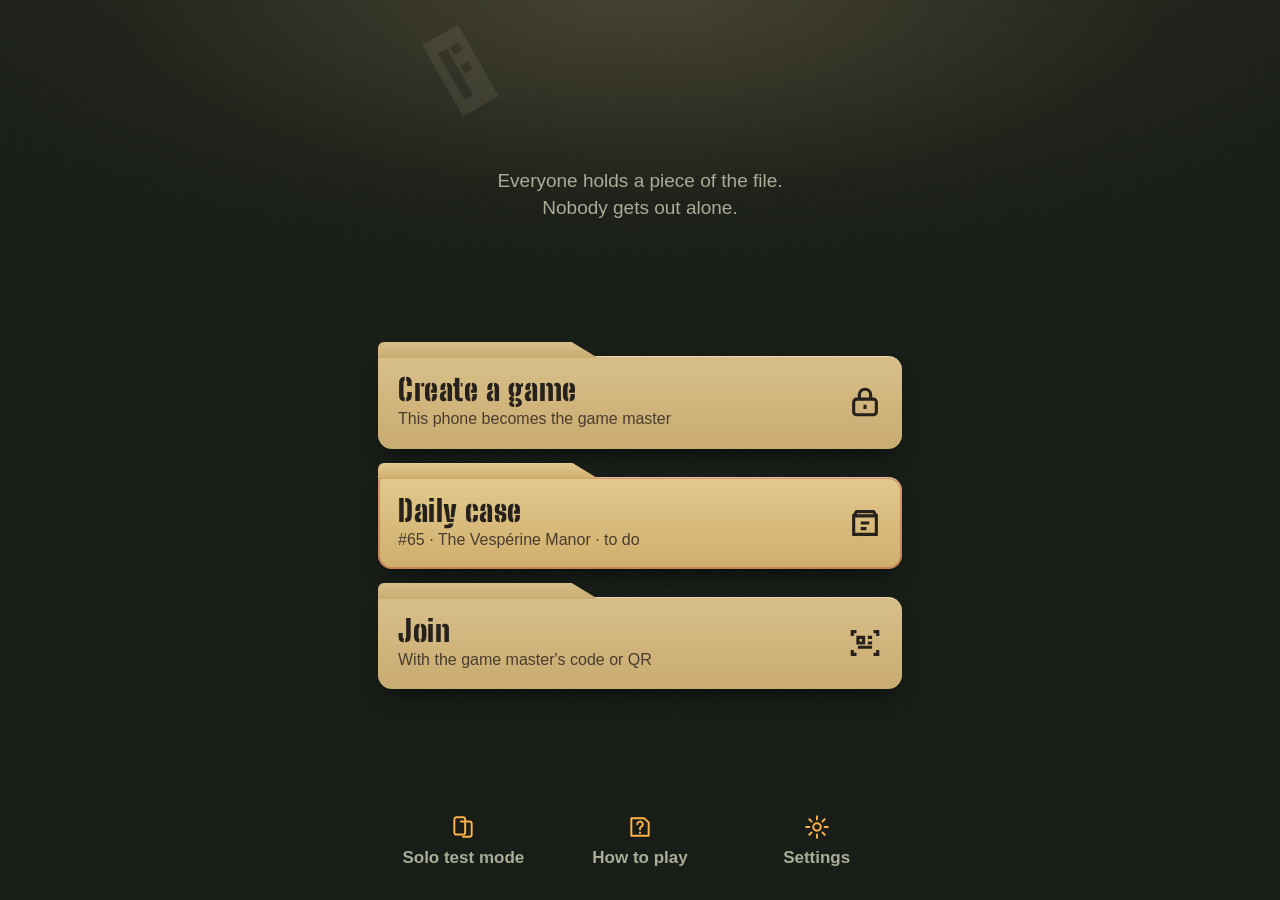
<file: index.html>
<!doctype html>
<html lang="fr">
<head>
<meta charset="utf-8">
<meta name="viewport" content="width=device-width, initial-scale=1, viewport-fit=cover">
<meta http-equiv="Content-Security-Policy" content="default-src 'self'; script-src 'self' https://gc.zgo.at; style-src 'self'; img-src 'self' data: https://aulit42369.goatcounter.com; media-src 'self'; font-src 'self'; connect-src 'self' https://aulit42369.goatcounter.com; worker-src 'self'; manifest-src 'self'; object-src 'none'; base-uri 'none'; form-action 'none'">
<title>Party game entre amis sur téléphone | Fragments</title>
<meta name="description" content="À 3 à 6 autour d'une table, chacun garde sur son téléphone une pièce du dossier. Il faut vous les décrire à voix haute pour trouver la sortie ensemble.">
<meta name="theme-color" content="#1b211a">
<meta name="color-scheme" content="dark">
<link rel="manifest" href="manifest.webmanifest">
<link rel="icon" href="icons/icon-192.png" type="image/png">
<link rel="apple-touch-icon" href="icons/icon-192.png">
<link rel="canonical" href="https://fragments.aulit42369.fr/">
<meta property="og:type" content="website">
<meta property="og:site_name" content="Fragments">
<meta property="og:locale" content="fr_FR">
<meta property="og:title" content="Party game entre amis sur téléphone | Fragments">
<meta property="og:description" content="À 3 à 6 autour d'une table, chacun garde sur son téléphone une pièce du dossier. Il faut vous les décrire à voix haute pour trouver la sortie ensemble.">
<meta property="og:url" content="https://fragments.aulit42369.fr/">
<meta property="og:image" content="https://fragments.aulit42369.fr/og-image.png">
<meta property="og:image:width" content="1200">
<meta property="og:image:height" content="630">
<meta property="og:image:alt" content="Fragments : un F en papiers déchirés sur un bureau sous la lampe">
<meta name="twitter:card" content="summary_large_image">
<link rel="preload" href="fonts/big-shoulders-stencil-display-latin-900-normal.woff2" as="font" type="font/woff2" crossorigin>
<link rel="stylesheet" href="css/app.css">
<link rel="stylesheet" href="css/ecrans.css">
<link rel="stylesheet" href="css/documents.css">
<link rel="stylesheet" href="css/fouille.css">
<link rel="stylesheet" href="css/extras.css">
<!-- Préchargement : la CSP en <meta> empêche Chrome de repérer les scripts en avance (chargés un par un sinon) -->
<link rel="preload" href="js/defi.js" as="script">
<link rel="preload" href="js/engine.js" as="script">
<link rel="preload" href="js/i18n.js" as="script">
<link rel="preload" href="js/qr.js" as="script">
<link rel="preload" href="js/docs.js" as="script">
<link rel="preload" href="js/audio.js" as="script">
<link rel="preload" href="js/autres-jeux.js" as="script">
<link rel="preload" href="js/howto.js" as="script">
<link rel="preload" href="js/share-image.js" as="script">
<link rel="preload" href="js/app-etat.js" as="script">
<link rel="preload" href="js/app-joueur.js" as="script">
<link rel="preload" href="js/app-mj.js" as="script">
<link rel="preload" href="js/app-accueil.js" as="script">
<link rel="preload" href="js/app.js" as="script">
<link rel="preload" href="js/stats.js" as="script">
</head>
<body>
<div id="app"></div>
<noscript><p>Fragments est un party game entre amis sur téléphone : un jeu d'évasion coopératif de 3 à 6 joueurs, chacun tient une pièce du dossier. Gratuit, hors ligne, sans compte. Fragments a besoin de JavaScript.</p></noscript>
<script src="js/defi.js"></script>
<script src="js/engine.js"></script>
<script src="js/i18n.js"></script>
<script src="js/qr.js"></script>
<script src="js/docs.js"></script>
<script src="js/audio.js"></script>
<script src="js/autres-jeux.js"></script>
<script src="js/howto.js"></script>
<script src="js/share-image.js"></script>
<script src="js/app-etat.js"></script>
<script src="js/app-joueur.js"></script>
<script src="js/app-mj.js"></script>
<script src="js/app-accueil.js"></script>
<script src="js/app.js"></script>
<script type="application/ld+json">
{
  "@context": "https://schema.org",
  "@type": "VideoGame",
  "name": "Fragments",
  "url": "https://fragments.aulit42369.fr/",
  "description": "À 3 à 6 autour d'une table, chacun garde sur son téléphone une pièce du dossier. Il faut vous les décrire à voix haute pour trouver la sortie ensemble.",
  "image": "https://fragments.aulit42369.fr/og-image.png",
  "inLanguage": "fr",
  "genre": [
    "Party game",
    "Jeu d'évasion",
    "Coopération"
  ],
  "gamePlatform": [
    "Android",
    "Navigateur web"
  ],
  "applicationCategory": "GameApplication",
  "operatingSystem": "Android, Web",
  "isAccessibleForFree": true,
  "offers": {
    "@type": "Offer",
    "price": "0",
    "priceCurrency": "EUR"
  },
  "author": {
    "@type": "Person",
    "name": "Aulit42369",
    "url": "https://aulit42369.fr/Site/"
  },
  "playMode": "CoOp",
  "numberOfPlayers": {
    "@type": "QuantitativeValue",
    "minValue": 3,
    "maxValue": 6
  }
}
</script>
<!-- Statistiques sans cookie (GoatCounter, chemins /fragments/…) : web public (fragments.aulit42369.fr ou github.io) seulement, jamais dans l'appli ni en local ; opposition : localStorage.skipgc (bouton de privacy.html). Code dans js/stats.js (CSP sans script en ligne). -->
<script src="js/stats.js"></script>
</body>
</html>
</file>
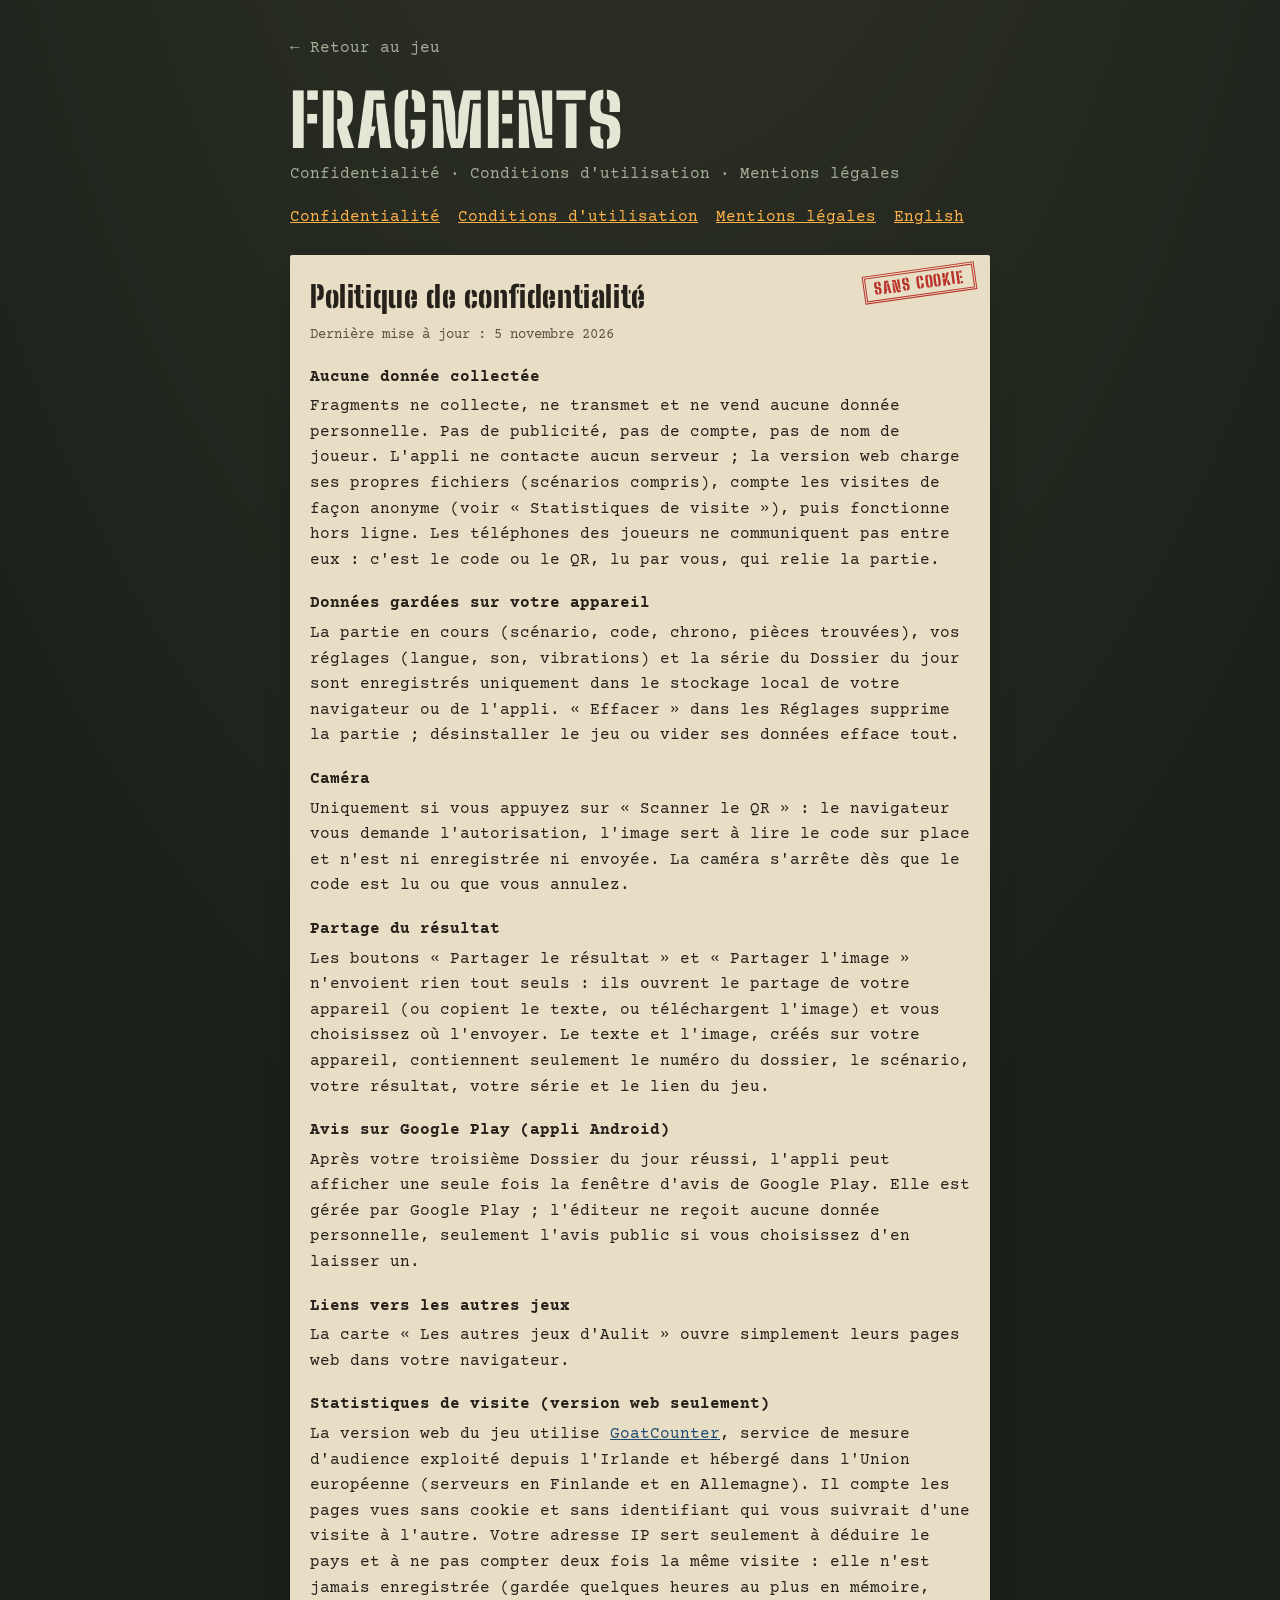
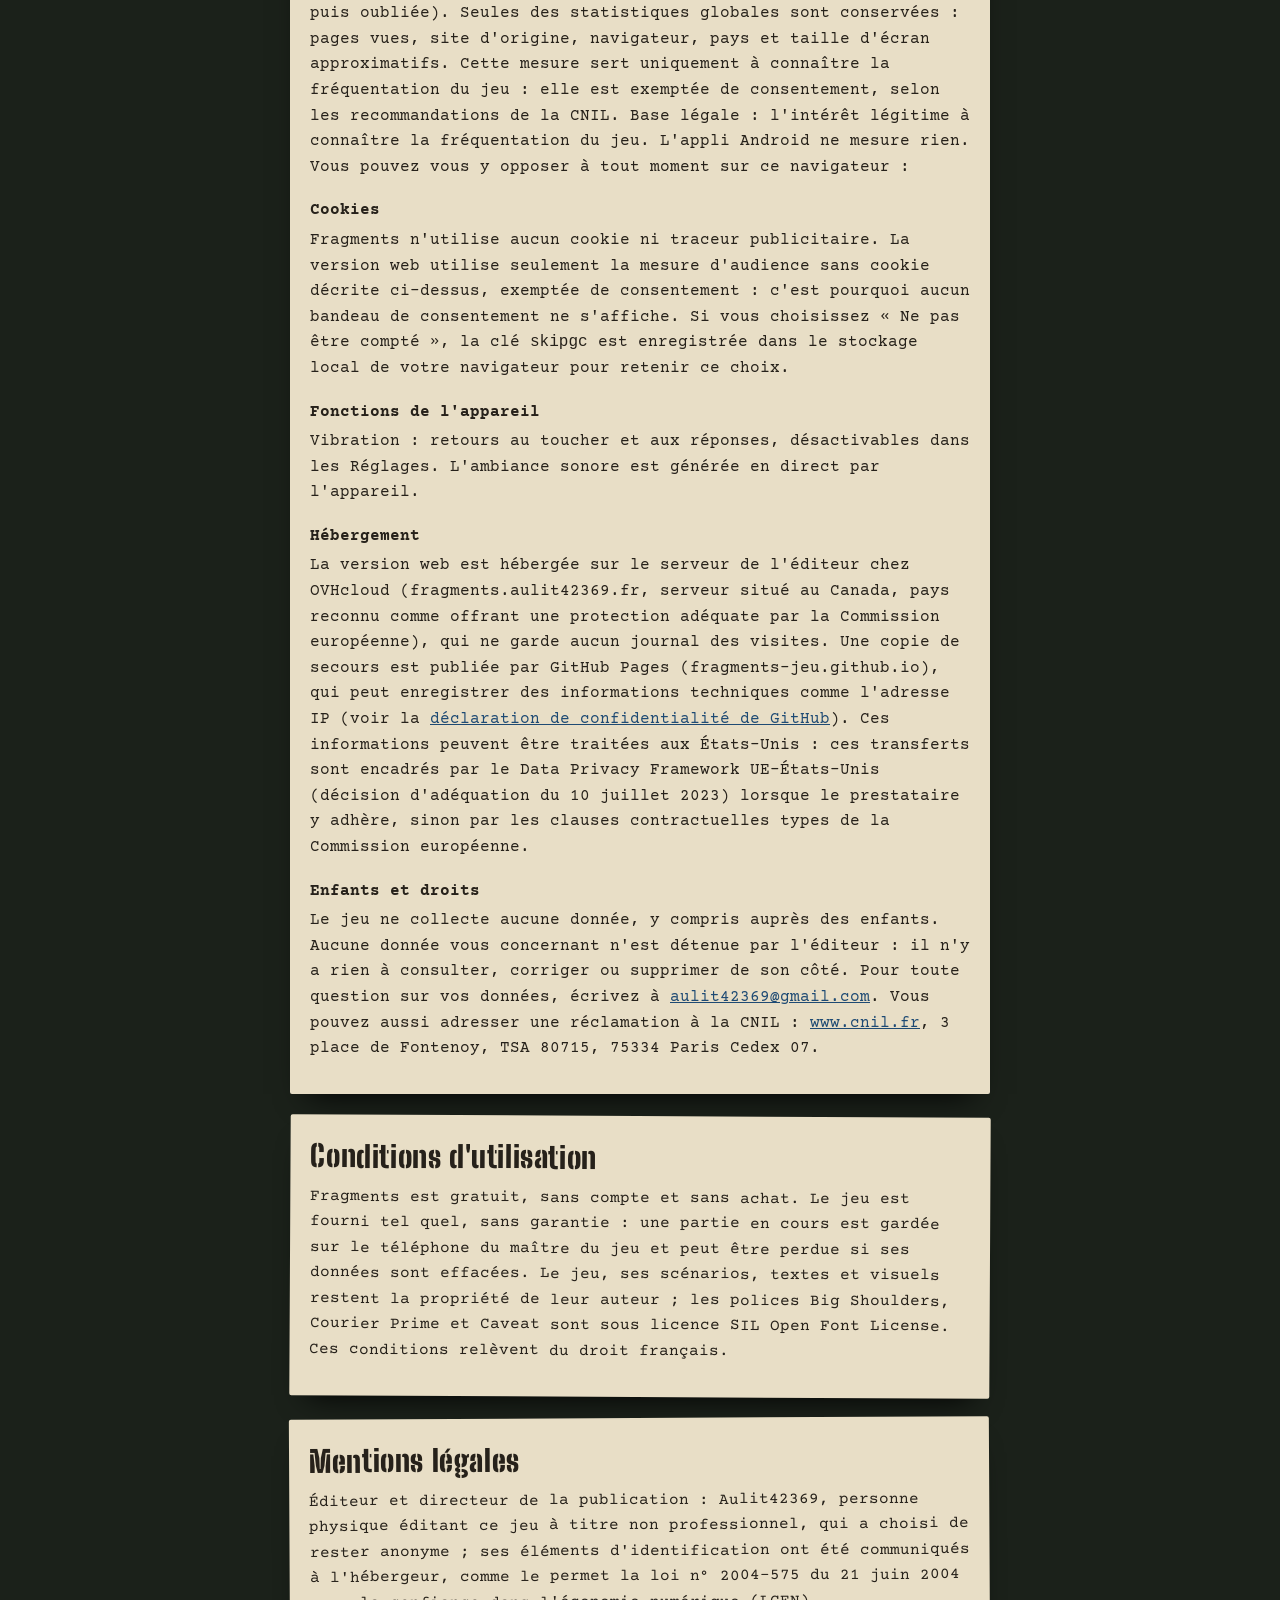
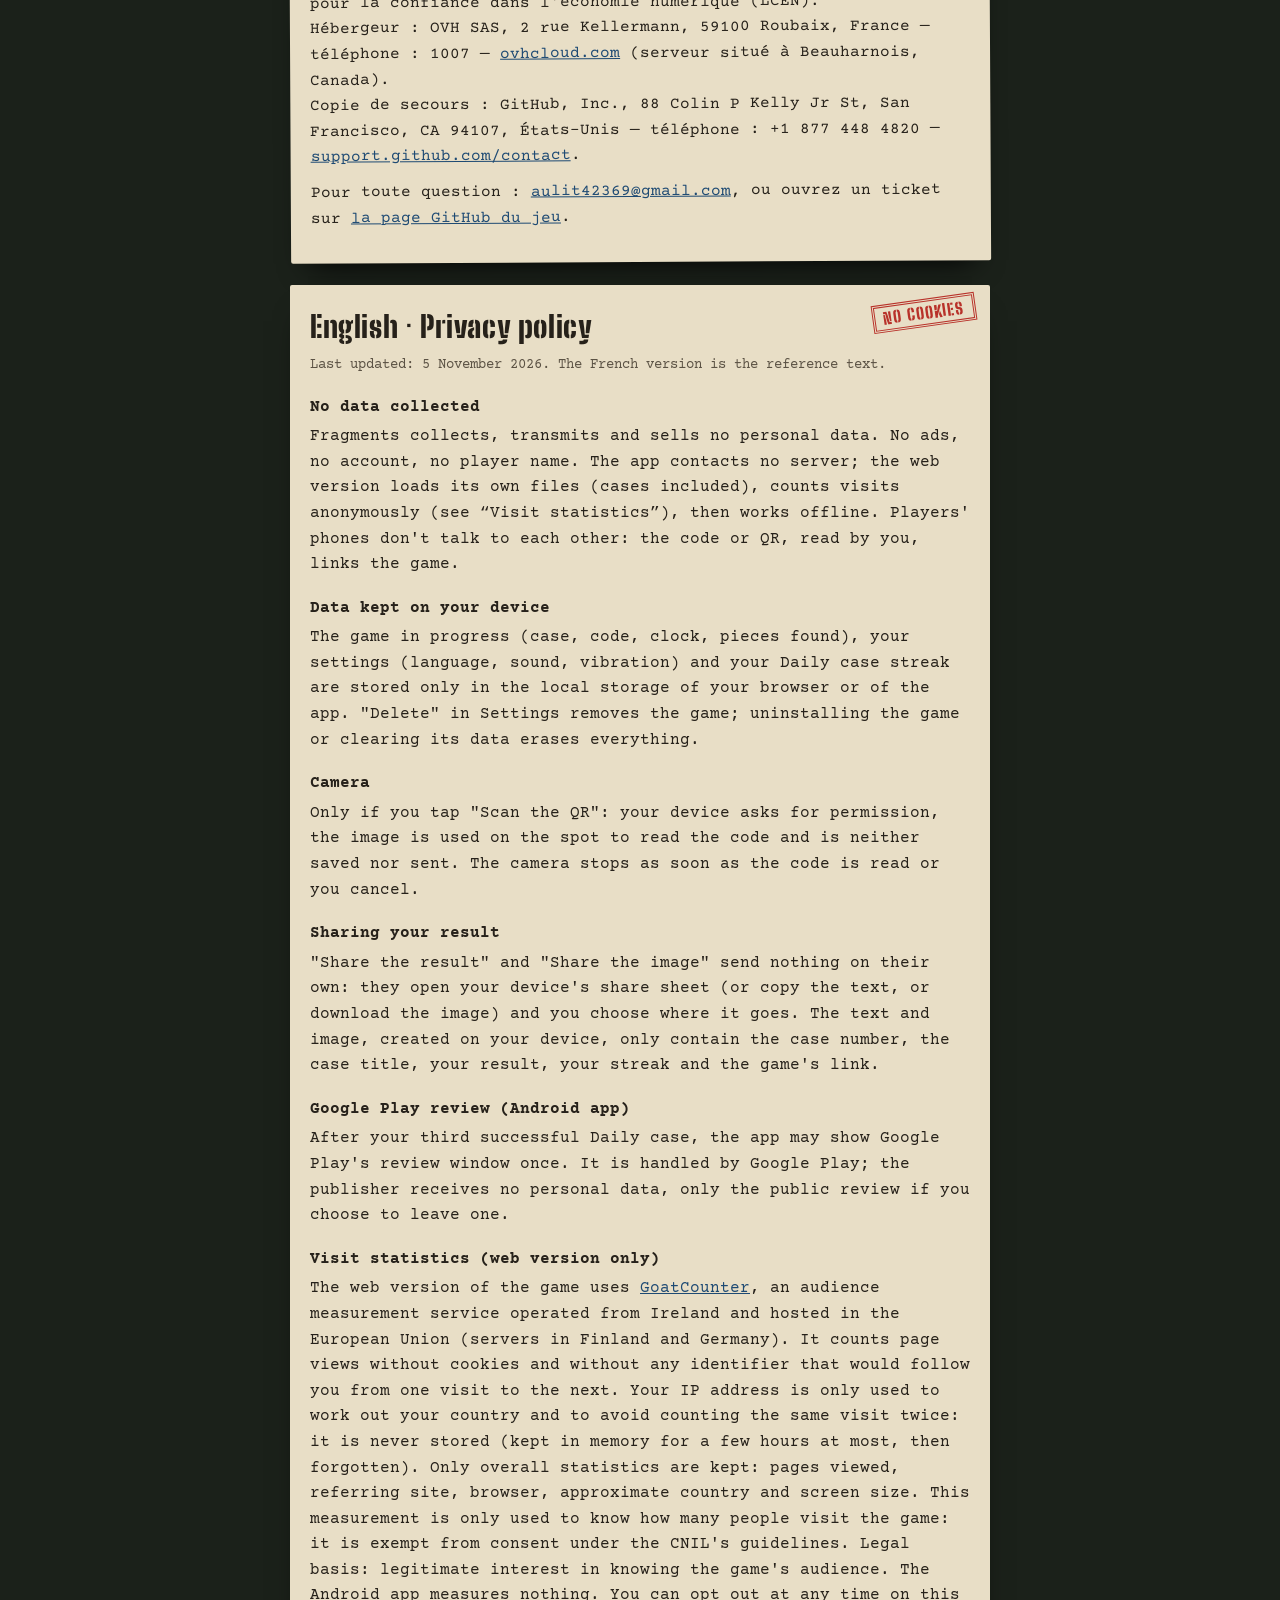
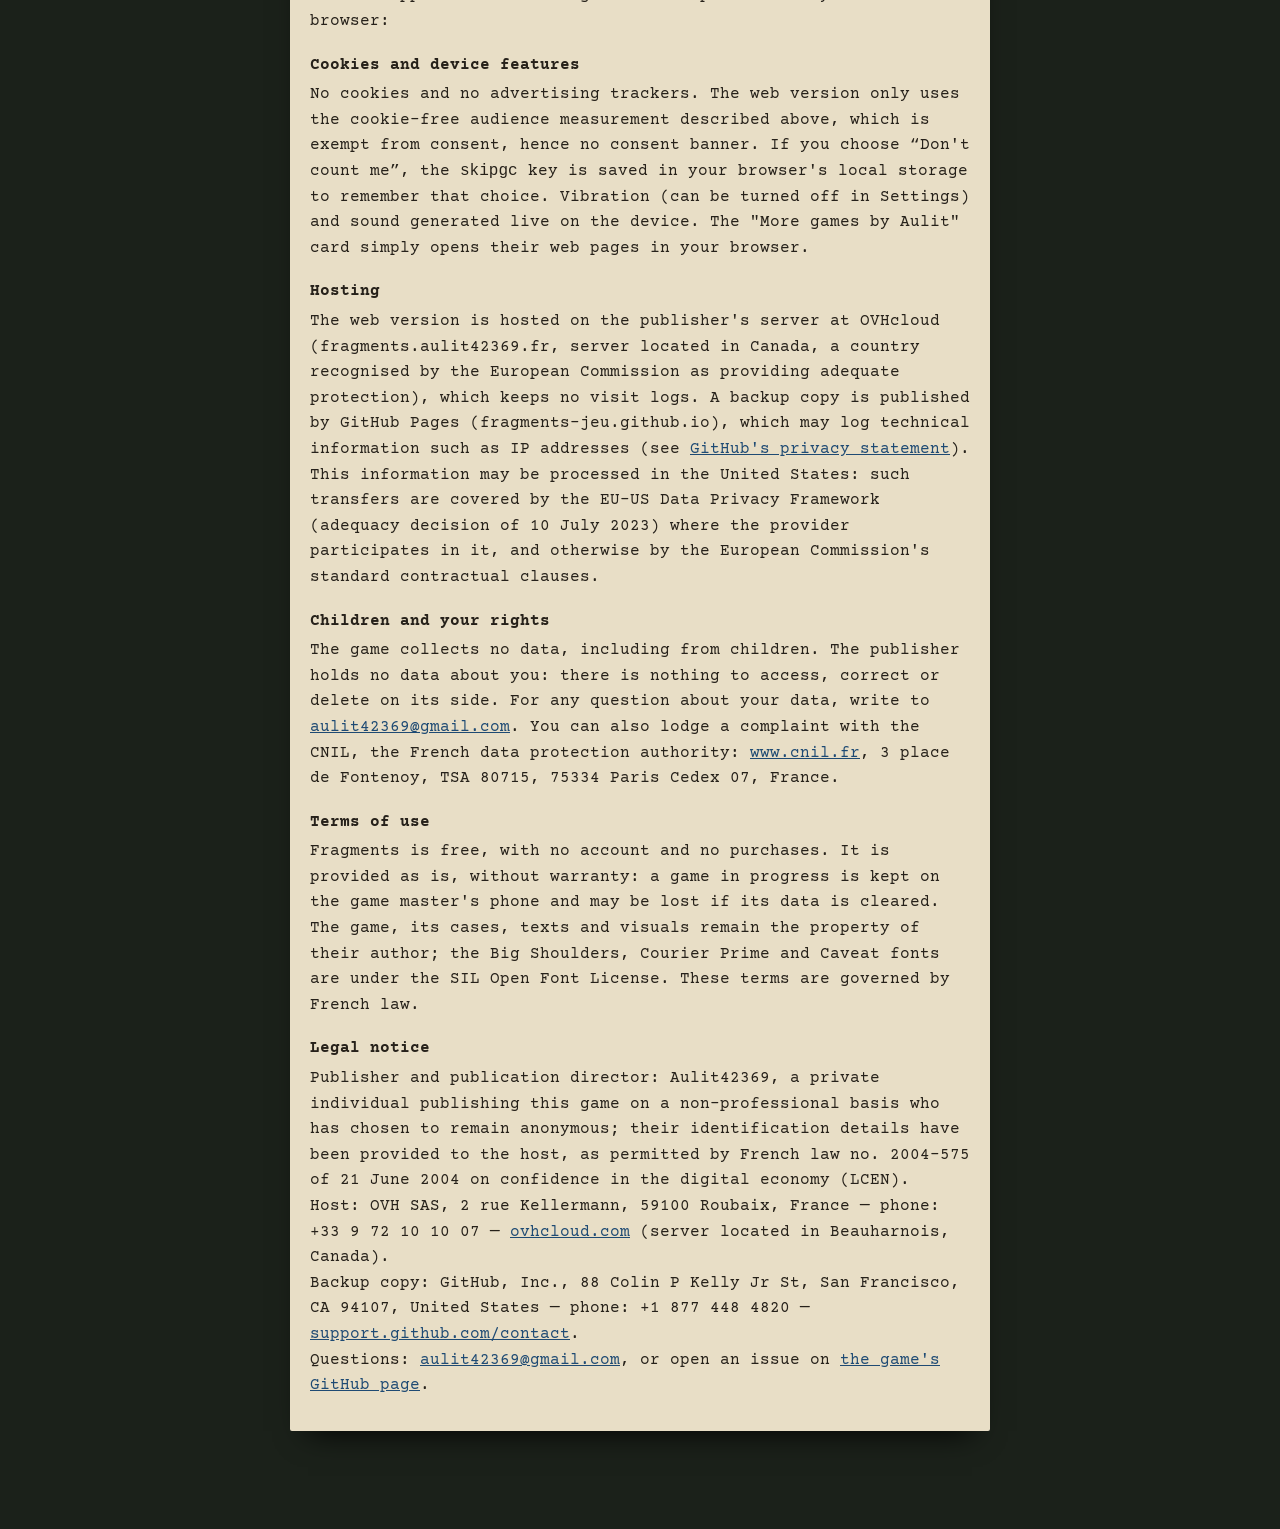
<file: privacy.html>
<!doctype html>
<html lang="fr">
<head>
<meta charset="utf-8">
<meta name="viewport" content="width=device-width, initial-scale=1, viewport-fit=cover">
<meta http-equiv="Content-Security-Policy" content="default-src 'self'; script-src 'self'; style-src 'self' 'unsafe-inline'; img-src 'self' data:; font-src 'self'; connect-src 'none'; object-src 'none'; base-uri 'none'; form-action 'none'">
<title>Fragments · Confidentialité et conditions / Privacy</title>
<meta name="description" content="Politique de confidentialité, conditions d'utilisation et mentions légales du jeu Fragments.">
<meta name="theme-color" content="#1b211a">
<meta name="color-scheme" content="dark">
<link rel="icon" href="icons/icon-192.png" type="image/png">
<link rel="preload" href="fonts/big-shoulders-stencil-display-latin-900-normal.woff2" as="font" type="font/woff2" crossorigin>
<style>
  /* « Dossier sous la lampe » : bureau olive, feuille dactylographiée, tampon rouge. Un seul script : le bouton des statistiques. */
  @font-face { font-family: 'Stencil'; src: url('fonts/big-shoulders-stencil-display-latin-900-normal.woff2') format('woff2'); font-weight: 900; font-display: swap; }
  @font-face { font-family: 'Typewriter'; src: url('fonts/courier-prime-latin-400-normal.woff2') format('woff2'); font-weight: 400; font-display: swap; }
  @font-face { font-family: 'Typewriter'; src: url('fonts/courier-prime-latin-700-normal.woff2') format('woff2'); font-weight: 700; font-display: swap; }
  :root { --desk: #1b211a; --chalk: #e4e6d6; --chalk-dim: #a7ad97; --glow: #ffb24a; --paper: #e8dec6; --ink: #26211a; --ink-soft: #5b5244; --red: #b8322a; color-scheme: dark; }
  html { background: var(--desk); }
  body { margin: 0; min-height: 100vh; color: var(--chalk); font: 16px/1.6 'Typewriter', 'Courier New', monospace;
    background: radial-gradient(120% 50% at 50% -10%, rgba(255, 220, 160, .10), transparent 60%), var(--desk); }
  main { max-width: 700px; margin: 0 auto; padding: 36px 16px 72px; }
  .retour { display: inline-block; margin: 0 0 22px; color: var(--chalk-dim); text-decoration: none; }
  h1 { font: 900 clamp(44px, 14vw, 72px)/1 'Stencil', 'Impact', sans-serif; letter-spacing: .02em; margin: 0 0 6px; color: var(--chalk); }
  .sub { color: var(--chalk-dim); margin: 0 0 18px; }
  nav { display: flex; flex-wrap: wrap; gap: 8px 18px; margin: 0 0 24px; }
  nav a { color: var(--glow); }
  .feuille { position: relative; background: var(--paper); color: var(--ink); padding: 26px 20px 22px; margin: 0 0 22px; border-radius: 2px;
    box-shadow: 0 18px 30px -18px #000; }
  .feuille:nth-of-type(2) { transform: rotate(.3deg); }
  .feuille:nth-of-type(3) { transform: rotate(-.3deg); }
  h2 { font: 900 30px/1.05 'Stencil', 'Impact', sans-serif; letter-spacing: .02em; margin: 0 0 12px; }
  h3 { font-size: 16px; font-weight: 700; margin: 18px 0 4px; }
  p { margin: 0 0 10px; }
  .date { color: var(--ink-soft); font-size: 14px; }
  .feuille a { color: #1e4a73; }
  .tampon { position: absolute; right: 14px; top: 14px; transform: rotate(-8deg); border: 3px double var(--red); color: var(--red);
    font: 900 16px/1.1 'Stencil', 'Impact', sans-serif; letter-spacing: .06em; padding: 2px 8px; }
.gc { font: inherit; font-size: .92em; color: inherit; background: transparent; border: 1px solid currentColor; border-radius: 999px; padding: 5px 14px; cursor: pointer; }
  :focus-visible { outline: 2px solid var(--glow); outline-offset: 3px; }
  @media (max-width: 420px) { .tampon { position: static; display: inline-block; margin: 0 0 10px; } }
</style>
</head>
<body>
<main>
  <a class="retour" href="./">← Retour au jeu</a>
  <h1>FRAGMENTS</h1>
  <p class="sub">Confidentialité · Conditions d'utilisation · Mentions légales</p>
  <nav aria-label="Sections">
    <a href="#confidentialite">Confidentialité</a><a href="#conditions">Conditions d'utilisation</a><a href="#mentions">Mentions légales</a><a href="#en" hreflang="en" lang="en">English</a>
  </nav>

  <section class="feuille" id="confidentialite">
    <span class="tampon" aria-hidden="true">SANS COOKIE</span>
    <h2>Politique de confidentialité</h2>
    <p class="date">Dernière mise à jour : 5 novembre 2026</p>
    <h3>Aucune donnée collectée</h3>
    <p>Fragments ne collecte, ne transmet et ne vend aucune donnée personnelle. Pas de publicité, pas de compte, pas de nom de joueur. L'appli ne contacte aucun serveur ; la version web charge ses propres fichiers (scénarios compris), compte les visites de façon anonyme (voir « Statistiques de visite »), puis fonctionne hors ligne. Les téléphones des joueurs ne communiquent pas entre eux : c'est le code ou le QR, lu par vous, qui relie la partie.</p>
    <h3>Données gardées sur votre appareil</h3>
    <p>La partie en cours (scénario, code, chrono, pièces trouvées), vos réglages (langue, son, vibrations) et la série du Dossier du jour sont enregistrés uniquement dans le stockage local de votre navigateur ou de l'appli. « Effacer » dans les Réglages supprime la partie ; désinstaller le jeu ou vider ses données efface tout.</p>
    <h3>Caméra</h3>
    <p>Uniquement si vous appuyez sur « Scanner le QR » : le navigateur vous demande l'autorisation, l'image sert à lire le code sur place et n'est ni enregistrée ni envoyée. La caméra s'arrête dès que le code est lu ou que vous annulez.</p>
    <h3>Partage du résultat</h3>
    <p>Les boutons « Partager le résultat » et « Partager l'image » n'envoient rien tout seuls : ils ouvrent le partage de votre appareil (ou copient le texte, ou téléchargent l'image) et vous choisissez où l'envoyer. Le texte et l'image, créés sur votre appareil, contiennent seulement le numéro du dossier, le scénario, votre résultat, votre série et le lien du jeu.</p>
    <h3>Avis sur Google Play (appli Android)</h3>
    <p>Après votre troisième Dossier du jour réussi, l'appli peut afficher une seule fois la fenêtre d'avis de Google Play. Elle est gérée par Google Play ; l'éditeur ne reçoit aucune donnée personnelle, seulement l'avis public si vous choisissez d'en laisser un.</p>
    <h3>Liens vers les autres jeux</h3>
    <p>La carte « Les autres jeux d'Aulit » ouvre simplement leurs pages web dans votre navigateur.</p>
    <h3>Statistiques de visite (version web seulement)</h3>
    <p>La version web du jeu utilise <a href="https://www.goatcounter.com/help/privacy" rel="noopener">GoatCounter</a>, service de mesure d'audience exploité depuis l'Irlande et hébergé dans l'Union européenne (serveurs en Finlande et en Allemagne). Il compte les pages vues sans cookie et sans identifiant qui vous suivrait d'une visite à l'autre. Votre adresse IP sert seulement à déduire le pays et à ne pas compter deux fois la même visite : elle n'est jamais enregistrée (gardée quelques heures au plus en mémoire, puis oubliée). Seules des statistiques globales sont conservées : pages vues, site d'origine, navigateur, pays et taille d'écran approximatifs. Cette mesure sert uniquement à connaître la fréquentation du jeu : elle est exemptée de consentement, selon les recommandations de la CNIL. Base légale : l'intérêt légitime à connaître la fréquentation du jeu. L'appli Android ne mesure rien. Vous pouvez vous y opposer à tout moment sur ce navigateur :</p>
    <p class="gc-choix"><button type="button" class="gc" data-gc="Ne pas être compté|Être compté de nouveau" aria-pressed="false">Ne pas être compté</button> <span data-gc-etat="Vos visites sont comptées, de façon anonyme.|Vos visites ne sont pas comptées sur ce navigateur."></span></p>
    <h3>Cookies</h3>
    <p>Fragments n'utilise aucun cookie ni traceur publicitaire. La version web utilise seulement la mesure d'audience sans cookie décrite ci-dessus, exemptée de consentement : c'est pourquoi aucun bandeau de consentement ne s'affiche. Si vous choisissez « Ne pas être compté », la clé <code>skipgc</code> est enregistrée dans le stockage local de votre navigateur pour retenir ce choix.</p>
    <h3>Fonctions de l'appareil</h3>
    <p>Vibration : retours au toucher et aux réponses, désactivables dans les Réglages. L'ambiance sonore est générée en direct par l'appareil.</p>
    <h3>Hébergement</h3>
    <p>La version web est hébergée sur le serveur de l'éditeur chez OVHcloud (fragments.aulit42369.fr, serveur situé au Canada, pays reconnu comme offrant une protection adéquate par la Commission européenne), qui ne garde aucun journal des visites. Une copie de secours est publiée par GitHub Pages (fragments-jeu.github.io), qui peut enregistrer des informations techniques comme l'adresse IP (voir la <a href="https://docs.github.com/site-policy/privacy-policies/github-general-privacy-statement" rel="noopener">déclaration de confidentialité de GitHub</a>). Ces informations peuvent être traitées aux États-Unis : ces transferts sont encadrés par le Data Privacy Framework UE–États-Unis (décision d'adéquation du 10 juillet 2023) lorsque le prestataire y adhère, sinon par les clauses contractuelles types de la Commission européenne.</p>
    <h3>Enfants et droits</h3>
    <p>Le jeu ne collecte aucune donnée, y compris auprès des enfants. Aucune donnée vous concernant n'est détenue par l'éditeur : il n'y a rien à consulter, corriger ou supprimer de son côté. Pour toute question sur vos données, écrivez à <a href="mailto:aulit42369@gmail.com">aulit42369@gmail.com</a>. Vous pouvez aussi adresser une réclamation à la CNIL : <a href="https://www.cnil.fr" rel="noopener">www.cnil.fr</a>, 3 place de Fontenoy, TSA 80715, 75334 Paris Cedex 07.</p>
  </section>

  <section class="feuille" id="conditions">
    <h2>Conditions d'utilisation</h2>
    <p>Fragments est gratuit, sans compte et sans achat. Le jeu est fourni tel quel, sans garantie : une partie en cours est gardée sur le téléphone du maître du jeu et peut être perdue si ses données sont effacées. Le jeu, ses scénarios, textes et visuels restent la propriété de leur auteur ; les polices Big Shoulders, Courier Prime et Caveat sont sous licence SIL Open Font License. Ces conditions relèvent du droit français.</p>
  </section>

  <section class="feuille" id="mentions">
    <h2>Mentions légales</h2>
    <p>Éditeur et directeur de la publication : Aulit42369, personne physique éditant ce jeu à titre non professionnel, qui a choisi de rester anonyme ; ses éléments d'identification ont été communiqués à l'hébergeur, comme le permet la loi n° 2004-575 du 21 juin 2004 pour la confiance dans l'économie numérique (LCEN).<br>
    Hébergeur : OVH SAS, 2 rue Kellermann, 59100 Roubaix, France — téléphone : 1007 — <a href="https://www.ovhcloud.com" rel="noopener">ovhcloud.com</a> (serveur situé à Beauharnois, Canada).<br>
    Copie de secours : GitHub, Inc., 88 Colin P Kelly Jr St, San Francisco, CA 94107, États-Unis — téléphone : +1 877 448 4820 — <a href="https://support.github.com/contact" rel="noopener">support.github.com/contact</a>.</p>
    <p>Pour toute question : <a href="mailto:aulit42369@gmail.com">aulit42369@gmail.com</a>, ou ouvrez un ticket sur <a href="https://github.com/fragments-jeu/fragments-jeu.github.io/issues" rel="noopener">la page GitHub du jeu</a>.</p>
  </section>
  <section class="feuille" id="en" lang="en">
    <span class="tampon" aria-hidden="true">NO COOKIES</span>
    <h2>English · Privacy policy</h2>
    <p class="date">Last updated: 5 November 2026. The French version is the reference text.</p>
    <h3>No data collected</h3>
    <p>Fragments collects, transmits and sells no personal data. No ads, no account, no player name. The app contacts no server; the web version loads its own files (cases included), counts visits anonymously (see “Visit statistics”), then works offline. Players' phones don't talk to each other: the code or QR, read by you, links the game.</p>
    <h3>Data kept on your device</h3>
    <p>The game in progress (case, code, clock, pieces found), your settings (language, sound, vibration) and your Daily case streak are stored only in the local storage of your browser or of the app. "Delete" in Settings removes the game; uninstalling the game or clearing its data erases everything.</p>
    <h3>Camera</h3>
    <p>Only if you tap "Scan the QR": your device asks for permission, the image is used on the spot to read the code and is neither saved nor sent. The camera stops as soon as the code is read or you cancel.</p>
    <h3>Sharing your result</h3>
    <p>"Share the result" and "Share the image" send nothing on their own: they open your device's share sheet (or copy the text, or download the image) and you choose where it goes. The text and image, created on your device, only contain the case number, the case title, your result, your streak and the game's link.</p>
    <h3>Google Play review (Android app)</h3>
    <p>After your third successful Daily case, the app may show Google Play's review window once. It is handled by Google Play; the publisher receives no personal data, only the public review if you choose to leave one.</p>
    <h3>Visit statistics (web version only)</h3>
    <p>The web version of the game uses <a href="https://www.goatcounter.com/help/privacy" rel="noopener">GoatCounter</a>, an audience measurement service operated from Ireland and hosted in the European Union (servers in Finland and Germany). It counts page views without cookies and without any identifier that would follow you from one visit to the next. Your IP address is only used to work out your country and to avoid counting the same visit twice: it is never stored (kept in memory for a few hours at most, then forgotten). Only overall statistics are kept: pages viewed, referring site, browser, approximate country and screen size. This measurement is only used to know how many people visit the game: it is exempt from consent under the CNIL's guidelines. Legal basis: legitimate interest in knowing the game's audience. The Android app measures nothing. You can opt out at any time on this browser:</p>
    <p class="gc-choix"><button type="button" class="gc" data-gc="Don't count me|Count me again" aria-pressed="false">Don't count me</button> <span data-gc-etat="Your visits are counted anonymously.|Your visits are not counted on this browser."></span></p>
    <h3>Cookies and device features</h3>
    <p>No cookies and no advertising trackers. The web version only uses the cookie-free audience measurement described above, which is exempt from consent, hence no consent banner. If you choose “Don't count me”, the <code>skipgc</code> key is saved in your browser's local storage to remember that choice. Vibration (can be turned off in Settings) and sound generated live on the device. The "More games by Aulit" card simply opens their web pages in your browser.</p>
    <h3>Hosting</h3>
    <p>The web version is hosted on the publisher's server at OVHcloud (fragments.aulit42369.fr, server located in Canada, a country recognised by the European Commission as providing adequate protection), which keeps no visit logs. A backup copy is published by GitHub Pages (fragments-jeu.github.io), which may log technical information such as IP addresses (see <a href="https://docs.github.com/site-policy/privacy-policies/github-general-privacy-statement" rel="noopener">GitHub's privacy statement</a>). This information may be processed in the United States: such transfers are covered by the EU–US Data Privacy Framework (adequacy decision of 10 July 2023) where the provider participates in it, and otherwise by the European Commission's standard contractual clauses.</p>
    <h3>Children and your rights</h3>
    <p>The game collects no data, including from children. The publisher holds no data about you: there is nothing to access, correct or delete on its side. For any question about your data, write to <a href="mailto:aulit42369@gmail.com">aulit42369@gmail.com</a>. You can also lodge a complaint with the CNIL, the French data protection authority: <a href="https://www.cnil.fr" rel="noopener">www.cnil.fr</a>, 3 place de Fontenoy, TSA 80715, 75334 Paris Cedex 07, France.</p>
    <h3>Terms of use</h3>
    <p>Fragments is free, with no account and no purchases. It is provided as is, without warranty: a game in progress is kept on the game master's phone and may be lost if its data is cleared. The game, its cases, texts and visuals remain the property of their author; the Big Shoulders, Courier Prime and Caveat fonts are under the SIL Open Font License. These terms are governed by French law.</p>
    <h3>Legal notice</h3>
    <p>Publisher and publication director: Aulit42369, a private individual publishing this game on a non-professional basis who has chosen to remain anonymous; their identification details have been provided to the host, as permitted by French law no. 2004-575 of 21 June 2004 on confidence in the digital economy (LCEN).<br>Host: OVH SAS, 2 rue Kellermann, 59100 Roubaix, France — phone: +33 9 72 10 10 07 — <a href="https://www.ovhcloud.com" rel="noopener">ovhcloud.com</a> (server located in Beauharnois, Canada).<br>Backup copy: GitHub, Inc., 88 Colin P Kelly Jr St, San Francisco, CA 94107, United States — phone: +1 877 448 4820 — <a href="https://support.github.com/contact" rel="noopener">support.github.com/contact</a>.<br>
    Questions: <a href="mailto:aulit42369@gmail.com">aulit42369@gmail.com</a>, or open an issue on <a href="https://github.com/fragments-jeu/fragments-jeu.github.io/issues" rel="noopener">the game's GitHub page</a>.</p>
  </section>
</main>
<script src="js/privacy.js"></script>
</body>
</html>
</file>
<file: css/app.css>
/* FRAGMENTS — feuille de style
 * Direction : « dossier sous la lampe ». Bureau d'acier olive, papiers vieillis, voyants ambrés.
 * Chaque scénario repeint le bureau (data-theme sur <body>).
 */
@font-face { font-family: 'Stencil'; src: url('../fonts/big-shoulders-stencil-display-latin-900-normal.woff2') format('woff2'); font-weight: 900; font-display: swap; }
@font-face { font-family: 'Stencil'; src: url('../fonts/big-shoulders-stencil-display-latin-700-normal.woff2') format('woff2'); font-weight: 700; font-display: swap; }
@font-face { font-family: 'Shoulders'; src: url('../fonts/big-shoulders-text-latin-400-normal.woff2') format('woff2'); font-weight: 400; font-display: swap; }
@font-face { font-family: 'Shoulders'; src: url('../fonts/big-shoulders-text-latin-600-normal.woff2') format('woff2'); font-weight: 600; font-display: swap; }
@font-face { font-family: 'Shoulders'; src: url('../fonts/big-shoulders-text-latin-800-normal.woff2') format('woff2'); font-weight: 800; font-display: swap; }
@font-face { font-family: 'Typewriter'; src: url('../fonts/courier-prime-latin-400-normal.woff2') format('woff2'); font-weight: 400; font-display: swap; }
@font-face { font-family: 'Typewriter'; src: url('../fonts/courier-prime-latin-700-normal.woff2') format('woff2'); font-weight: 700; font-display: swap; }
@font-face { font-family: 'Typewriter'; src: url('../fonts/courier-prime-latin-400-italic.woff2') format('woff2'); font-weight: 400; font-style: italic; font-display: swap; }
@font-face { font-family: 'Hand'; src: url('../fonts/caveat-latin-500-normal.woff2') format('woff2'); font-weight: 500; font-display: swap; }
@font-face { font-family: 'Hand'; src: url('../fonts/caveat-latin-700-normal.woff2') format('woff2'); font-weight: 700; font-display: swap; }

:root {
  --desk: #1b211a;
  --desk-2: #252c22;
  --desk-3: #323b2e;
  --rule: #48543f;
  --chalk: #e4e6d6;
  --chalk-dim: #a7ad97;
  --glow: #ffb24a;
  --glow-dim: #5e4520;
  --glow-ghost: rgba(255, 178, 74, 0.08);
  --paper: #e8dec6;
  --paper-2: #d9cba9;
  --ink: #26211a;
  --ink-soft: #5b5244;
  --red: #b8322a;
  --ok: #8fd18a;
  --blue: #1e4a73;
  --blue-line: #cfe3f2;
  --f-stencil: 'Stencil', 'Impact', sans-serif;
  --f-ui: 'Shoulders', 'Arial Narrow', sans-serif;
  --f-type: 'Typewriter', 'Courier New', monospace;
  --f-hand: 'Hand', 'Segoe Print', cursive;
  --safe-b: env(safe-area-inset-bottom, 0px);
  --safe-t: env(safe-area-inset-top, 0px);
  color-scheme: dark;
}
body[data-theme='train'] {
  --desk: #22151a; --desk-2: #301d24; --desk-3: #40272f; --rule: #5c3a44;
  --chalk: #f0e3d4; --chalk-dim: #bca596;
  --glow: #e8c07a; --glow-dim: #5f4a2b; --glow-ghost: rgba(232, 192, 122, 0.08);
}
body[data-theme='manoir'] {
  --desk: #19141f; --desk-2: #241c2c; --desk-3: #33283d; --rule: #4f3f5c;
  --chalk: #ece4f0; --chalk-dim: #ab9db6;
  --glow: #f3d38a; --glow-dim: #5b4a2a; --glow-ghost: rgba(243, 211, 138, 0.08);
}

* { box-sizing: border-box; -webkit-tap-highlight-color: transparent; }
html, body { margin: 0; height: 100%; }
body {
  background-color: var(--desk);
  background-image:
    radial-gradient(120% 70% at 50% -10%, rgba(255, 220, 160, 0.10), transparent 60%),
    url("data:image/svg+xml,%3Csvg xmlns='http://www.w3.org/2000/svg' width='180' height='180'%3E%3Cfilter id='n'%3E%3CfeTurbulence type='fractalNoise' baseFrequency='.9' numOctaves='3' stitchTiles='stitch'/%3E%3CfeColorMatrix values='0 0 0 0 0 0 0 0 0 0 0 0 0 0 0 0 0 0 .55 0'/%3E%3C/filter%3E%3Crect width='180' height='180' filter='url(%23n)' opacity='.35'/%3E%3C/svg%3E");
  color: var(--chalk);
  font-family: var(--f-ui);
  font-size: 18px;
  line-height: 1.4;
  overscroll-behavior: none;
  -webkit-font-smoothing: antialiased;
  transition: background-color 0.6s;
}
button { font: inherit; color: inherit; background: none; border: 0; padding: 0; cursor: pointer; }
input { font: inherit; }
:focus-visible { outline: 2px solid var(--glow); outline-offset: 3px; }
.sr { position: absolute; width: 1px; height: 1px; overflow: hidden; clip: rect(0 0 0 0); }
[hidden] { display: none !important; }

#app { min-height: 100%; display: flex; flex-direction: column; }
.screen { flex: 1; display: flex; flex-direction: column; padding: calc(14px + var(--safe-t)) 18px calc(18px + var(--safe-b)); max-width: 560px; width: 100%; margin: 0 auto; }

/* ---------- barre du haut ---------- */
.topbar { display: flex; align-items: center; gap: 10px; min-height: 44px; margin-bottom: 10px; }
.topbar h2 { margin: 0; font-family: var(--f-stencil); font-weight: 700; font-size: 26px; letter-spacing: 0.04em; flex: 1; }
.iconbtn { width: 44px; height: 44px; display: grid; place-items: center; border-radius: 50%; color: var(--chalk-dim); }
.iconbtn:active { background: var(--desk-3); }
.iconbtn svg { width: 24px; height: 24px; stroke: currentColor; fill: none; stroke-width: 2; stroke-linecap: round; stroke-linejoin: round; }

/* ---------- accueil ---------- */
.home { justify-content: space-between; }
.lamp { position: fixed; inset: 0 0 auto 0; height: 60vh; pointer-events: none; background: radial-gradient(60% 55% at 50% 0%, rgba(255, 214, 150, 0.13), transparent 70%); animation: lamp 7s infinite; z-index: 0; }
@keyframes lamp { 0%, 91%, 100% { opacity: 1; } 92% { opacity: 0.35; } 93% { opacity: 1; } 95% { opacity: 0.6; } 96% { opacity: 1; } }
.home > * { position: relative; z-index: 1; }
.title-wrap { margin-top: 6vh; text-align: center; }
.scraps { display: flex; justify-content: center; gap: 2px; perspective: 600px; }
.scrap {
  display: inline-block; font-family: var(--f-stencil); font-weight: 900; font-size: clamp(44px, 13.4vw, 66px); line-height: 1;
  color: var(--ink); background: var(--paper); padding: 10px 3px 6px; min-width: 0.62em; text-align: center;
  box-shadow: 0 2px 0 rgba(0, 0, 0, 0.25), 0 10px 18px -8px rgba(0, 0, 0, 0.6);
  transform: translate(var(--dx), var(--dy)) rotate(var(--r));
  animation: scrap-in 0.9s cubic-bezier(.2, .9, .25, 1.1) backwards; animation-delay: var(--d);
}
.scrap:nth-child(3n) { background: var(--paper-2); }
.scrap.red { background: var(--red); color: var(--paper); }
@keyframes scrap-in { from { transform: translate(calc(var(--dx) * 9), calc(var(--dy) * 9 - 60px)) rotate(calc(var(--r) * 8)); opacity: 0; } }
.subtitle { margin: 18px auto 0; max-width: 30ch; color: var(--chalk-dim); font-size: 19px; }

.folders { display: grid; gap: 14px; margin: 26px 0 8px; }
.folder {
  position: relative; text-align: left; padding: 18px 20px 18px; border-radius: 4px 14px 14px 14px;
  background: linear-gradient(180deg, #d8bf8a, #c9ab70); color: var(--ink);
  box-shadow: inset 0 1px 0 rgba(255, 255, 255, .35), 0 12px 24px -12px rgba(0, 0, 0, .8);
  margin-top: 14px; display: grid; grid-template-columns: 1fr auto; align-items: center; gap: 4px 12px;
}
.folder::before { content: ''; position: absolute; left: 0; top: -14px; width: 42%; height: 16px; background: inherit; border-radius: 6px 10px 0 0; clip-path: polygon(0 0, 88% 0, 100% 100%, 0 100%); }
.folder b { font-family: var(--f-stencil); font-weight: 900; font-size: 30px; letter-spacing: .02em; line-height: 1; }
.folder span { grid-column: 1; font-size: 16px; color: #4a3d2d; }
.folder svg { grid-row: 1 / 3; grid-column: 2; width: 34px; height: 34px; stroke: var(--ink); fill: none; stroke-width: 2.2; }
.folder.alt { background: linear-gradient(180deg, #a9b59a, #95a285); }
.folder:active { transform: translateY(2px); }
.minor { display: flex; justify-content: space-between; gap: 6px; margin-top: 10px; }
.minor button { flex: 1; padding: 12px 6px; color: var(--chalk-dim); font-weight: 600; font-size: 17px; display: flex; flex-direction: column; align-items: center; gap: 6px; border-radius: 10px; }
.minor button:active { background: var(--desk-3); }
.minor svg { width: 26px; height: 26px; stroke: var(--glow); fill: none; stroke-width: 1.8; stroke-linecap: round; stroke-linejoin: round; }

/* ---------- formulaires / boutons ---------- */
.btn {
  display: flex; width: 100%; align-items: center; justify-content: center; gap: 10px; min-height: 56px; padding: 0 22px; border-radius: 12px;
  font-weight: 800; font-size: 21px; letter-spacing: .02em;
  background: var(--glow); color: #241a08;
  box-shadow: inset 0 -3px 0 rgba(0, 0, 0, .25), 0 0 24px -6px var(--glow);
}
.btn svg { width: 22px; height: 22px; flex: none; stroke: currentColor; fill: none; stroke-width: 2.2; stroke-linecap: round; stroke-linejoin: round; }
.btn:active { transform: translateY(2px); box-shadow: inset 0 -1px 0 rgba(0, 0, 0, .25); }
.btn.ghost { background: transparent; color: var(--chalk); box-shadow: inset 0 0 0 1.5px var(--rule); }
.btn.danger { background: transparent; color: #ff8f84; box-shadow: inset 0 0 0 1.5px #6b2a26; }
.btn[disabled] { opacity: .4; pointer-events: none; }
.row { display: flex; gap: 10px; }
.row > * { flex: 1; }
.stack { display: grid; gap: 12px; }
.label { font-size: 16px; color: var(--chalk-dim); font-weight: 600; margin: 18px 0 8px; }
.grow { flex: 1; }
</file>
<file: css/ecrans.css>
/* FRAGMENTS — écrans : création, lobby, console MJ et serrure, onglets, surcouches, fin, vue joueur (suite de app.css). */
/* sélection du scénario */
.dossiers { display: grid; gap: 12px; }
.dossier {
  text-align: left; display: grid; grid-template-columns: 64px 1fr; gap: 0 14px; align-items: center; padding: 14px; border-radius: 12px;
  background: var(--desk-2); box-shadow: inset 0 0 0 1.5px var(--rule);
}
.dossier[aria-pressed='true'] { box-shadow: inset 0 0 0 2px var(--glow), 0 0 26px -10px var(--glow); background: var(--desk-3); }
.dossier .seal { grid-row: 1 / 4; width: 64px; height: 64px; border-radius: 50%; display: grid; place-items: center; background: var(--paper); color: var(--ink); }
.dossier .seal svg { width: 34px; height: 34px; stroke: var(--ink); fill: none; stroke-width: 1.8; }
.dossier[data-theme='train'] .seal { background: #e2c88d; }
.dossier[data-theme='manoir'] .seal { background: #cfc0e0; }
.dossier b { font-family: var(--f-stencil); font-size: 26px; font-weight: 900; line-height: 1.05; }
.dossier i { font-style: normal; color: var(--chalk-dim); font-size: 16px; }
.dossier small { color: var(--glow); font-size: 15px; font-weight: 600; }
.counter { display: grid; grid-template-columns: repeat(4, 1fr); gap: 8px; }
.counter button { height: 64px; border-radius: 12px; font-family: var(--f-stencil); font-size: 34px; font-weight: 900; background: var(--desk-2); box-shadow: inset 0 0 0 1.5px var(--rule); }
.counter button[aria-pressed='true'] { background: var(--glow); color: #241a08; box-shadow: 0 0 20px -6px var(--glow); }
.toggle { display: flex; align-items: center; gap: 14px; padding: 14px 0; border-bottom: 1px solid var(--rule); font-size: 19px; }
.toggle span { flex: 1; }
.toggle small { display: block; color: var(--chalk-dim); font-size: 15px; }
.switch { position: relative; width: 58px; height: 32px; border-radius: 16px; background: var(--desk-3); box-shadow: inset 0 0 0 1.5px var(--rule); flex: none; }
.switch::after { content: ''; position: absolute; left: 4px; top: 4px; width: 24px; height: 24px; border-radius: 50%; background: var(--chalk-dim); transition: transform .2s, background .2s; }
.switch[aria-checked='true'] { background: var(--glow-dim); }
.switch[aria-checked='true']::after { transform: translateX(26px); background: var(--glow); box-shadow: 0 0 10px var(--glow); }

.codefield {
  width: 100%; height: 72px; border-radius: 12px; border: 0; text-align: center; text-transform: uppercase;
  font-family: var(--f-stencil); font-weight: 900; font-size: 38px; letter-spacing: .12em;
  background: #0f130e; color: var(--glow); box-shadow: inset 0 3px 10px rgba(0, 0, 0, .7), inset 0 0 0 1.5px var(--rule);
  text-shadow: 0 0 12px var(--glow);
}
.codefield::placeholder { color: #7e5d2b; text-shadow: none; }
.err { color: #ff8f84; font-size: 16px; min-height: 22px; margin-top: 6px; }

/* ---------- lobby MJ ---------- */
.ticket-code { margin: 6px auto 0; text-align: center; }
.ticket-code .big { font-family: var(--f-stencil); font-weight: 900; font-size: 46px; letter-spacing: .08em; color: var(--glow); text-shadow: 0 0 18px var(--glow); }
.qr { width: 210px; height: 210px; margin: 10px auto; padding: 10px; background: var(--paper); border-radius: 6px; transform: rotate(-1.2deg); box-shadow: 0 16px 30px -14px #000; }
.qr svg { width: 100%; height: 100%; display: block; }
.intro { font-family: var(--f-type); font-size: 17px; line-height: 1.55; color: var(--paper); background: rgba(0, 0, 0, .22); padding: 16px; border-left: 3px solid var(--glow); border-radius: 0 8px 8px 0; }
.intro p { margin: 0 0 10px; }
.intro p:last-child { margin: 0; }

/* ---------- console MJ ---------- */
.vfd {
  position: relative; margin: 2px 0 12px; padding: 14px 16px 10px; border-radius: 14px;
  background: linear-gradient(180deg, #0e110d, #151a13); box-shadow: inset 0 2px 12px #000, 0 0 0 1.5px var(--rule), 0 1px 0 4px var(--desk-2);
}
body[data-theme='train'] .vfd { background: linear-gradient(180deg, #120a0d, #1b1014); }
body[data-theme='manoir'] .vfd { background: linear-gradient(180deg, #0f0b13, #17111c); }
.vfd .time { position: relative; text-align: center; font-family: var(--f-ui); font-weight: 800; font-size: 96px; line-height: .95; font-variant-numeric: tabular-nums; letter-spacing: .02em; }
.vfd .time .ghost { position: absolute; inset: 0; color: var(--glow-ghost); }
.vfd .time .live { position: relative; color: var(--glow); text-shadow: 0 0 6px var(--glow), 0 0 28px color-mix(in srgb, var(--glow) 60%, transparent); }
.vfd.low .time .live { color: #ff6a55; text-shadow: 0 0 6px #ff6a55, 0 0 28px #ff2a10; animation: pulse 1s infinite; }
.vfd.paused .time .live { animation: blink 1.2s steps(2) infinite; }
@keyframes blink { 50% { opacity: .15; } }
@keyframes pulse { 50% { opacity: .7; } }
.vfd .meta { display: flex; justify-content: space-between; align-items: center; margin-top: 6px; color: var(--chalk-dim); font-size: 15px; }
.pips { display: flex; gap: 7px; }
.pip { width: 14px; height: 14px; border-radius: 50%; background: #2a2f27; box-shadow: inset 0 1px 2px #000; }
.pip.done { background: var(--ok); box-shadow: 0 0 10px var(--ok); }
.pip.now { background: var(--glow); box-shadow: 0 0 10px var(--glow); animation: pulse 1.6s infinite; }
.stage-head { display: flex; align-items: baseline; gap: 10px; margin: 2px 0 2px; }
.stage-head .n { font-family: var(--f-stencil); font-weight: 900; font-size: 18px; color: var(--glow); }
.stage-head h3 { margin: 0; font-family: var(--f-stencil); font-weight: 900; font-size: 30px; line-height: 1.05; }
.prompt { color: var(--chalk-dim); font-size: 17px; margin: 0 0 10px; }
.prompt a.legal { display: inline-block; padding: 10px 0; color: var(--glow); }

/* serrure */
.lock { border-radius: 16px; padding: 14px; background: linear-gradient(180deg, #3b3f37, #2a2d27); box-shadow: inset 0 1px 0 rgba(255, 255, 255, .12), 0 18px 30px -18px #000; }
body[data-theme='train'] .lock { background: linear-gradient(180deg, #5a4630, #3c2e1f); }
body[data-theme='manoir'] .lock { background: linear-gradient(180deg, #403448, #2b2231); }
.slots { display: flex; justify-content: center; gap: 6px; padding: 12px 8px; border-radius: 10px; background: #0d0f0c; box-shadow: inset 0 2px 8px #000; min-height: 66px; flex-wrap: wrap; }
.slot { width: 34px; height: 44px; display: grid; place-items: center; border-bottom: 2px solid #3e4639; font-family: var(--f-stencil); font-weight: 900; font-size: 34px; color: var(--glow); text-shadow: 0 0 10px var(--glow); }
.slot.cur { border-color: var(--glow); }
.slots.wrong { animation: shake .4s; }
.slots.wrong .slot { color: #ff6a55; text-shadow: 0 0 10px #ff2a10; }
.slots.right .slot { color: var(--ok); text-shadow: 0 0 12px var(--ok); }
@keyframes shake { 20%, 60% { transform: translateX(-8px); } 40%, 80% { transform: translateX(8px); } }
.keys { display: grid; gap: 7px; margin-top: 12px; }
.keys.digits { grid-template-columns: repeat(3, 1fr); }
.keys.letters { grid-template-columns: repeat(10, 1fr); gap: 5px; }
.key {
  height: 58px; border-radius: 10px; font-family: var(--f-stencil); font-weight: 900; font-size: 28px; color: #e9e6da;
  background: linear-gradient(180deg, #5a5f55, #44483f); box-shadow: inset 0 1px 0 rgba(255, 255, 255, .25), inset 0 -3px 0 rgba(0, 0, 0, .35), 0 3px 4px -2px #000;
}
.keys.letters .key { height: 50px; font-size: 21px; border-radius: 7px; }
.key:active { transform: translateY(2px); box-shadow: inset 0 1px 0 rgba(255, 255, 255, .15), 0 1px 2px #000; background: linear-gradient(180deg, #4b5047, #3a3e36); }
.key.fn { font-family: var(--f-ui); font-size: 17px; font-weight: 800; }
.key.go { background: linear-gradient(180deg, #e5a845, #b67d23); color: #241a08; }
.keys.letters .key.wide { grid-column: span 2; }
.keys.letters .key.wide3 { grid-column: span 3; }

.tools { display: grid; grid-template-columns: 1fr 1fr; gap: 10px; margin-top: 12px; }
.tools .btn { min-height: 50px; font-size: 18px; }
.hintbox { margin-top: 12px; display: grid; gap: 8px; }
.hint { font-family: var(--f-type); font-size: 16px; color: var(--ink); background: #f3e7a6; padding: 12px 14px 12px 40px; position: relative; transform: rotate(-.4deg); box-shadow: 0 8px 14px -10px #000; }
.hint:nth-child(2) { transform: rotate(.5deg); }
.hint::before { content: attr(data-n); position: absolute; left: 12px; top: 10px; font-family: var(--f-stencil); font-weight: 900; color: var(--red); font-size: 20px; }

/* onglets mode MJ joueur / solo */
.tabs { display: flex; gap: 6px; overflow-x: auto; margin: 0 -18px 12px; padding: 0 18px 2px; scrollbar-width: none; }
.tabs button { flex: none; padding: 9px 16px; border-radius: 999px; font-weight: 800; font-size: 16px; color: var(--chalk-dim); box-shadow: inset 0 0 0 1.5px var(--rule); }
.tabs button[aria-selected='true'] { background: var(--chalk); color: var(--desk); box-shadow: none; }

/* ---------- surcouches ---------- */
.overlay { position: fixed; inset: 0; z-index: 50; display: flex; align-items: center; justify-content: center; padding: 20px; background: rgba(5, 6, 4, .82); backdrop-filter: blur(3px); animation: fade .25s; }
@keyframes fade { from { opacity: 0; } }
.card { width: 100%; max-width: 440px; border-radius: 16px; padding: 24px 20px; background: var(--desk-2); box-shadow: 0 0 0 1.5px var(--rule), 0 30px 60px -20px #000; }
.card h3 { margin: 0 0 8px; font-family: var(--f-stencil); font-weight: 900; font-size: 32px; }
.card p { margin: 0 0 14px; color: var(--chalk-dim); }
.password { margin: 8px 0 18px; padding: 18px 10px; text-align: center; background: var(--paper); color: var(--ink); font-family: var(--f-stencil); font-weight: 900; font-size: 40px; letter-spacing: .14em; transform: rotate(-1deg); box-shadow: 0 14px 24px -12px #000; position: relative; }
.password::after { content: ''; position: absolute; left: 50%; top: -10px; width: 80px; height: 22px; margin-left: -40px; background: rgba(240, 230, 200, .55); transform: rotate(3deg); }

/* ---------- fin ---------- */
.end { text-align: center; justify-content: center; gap: 4px; }
.end .verdict { font-family: var(--f-stencil); font-weight: 900; font-size: 54px; line-height: 1; margin: 10px 0 4px; }
.stars { display: flex; justify-content: center; gap: 10px; margin: 16px 0; }
.stars svg { width: 62px; height: 62px; }
.stars .on path { fill: var(--glow); stroke: var(--glow); }
.stars .on svg { overflow: visible; filter: drop-shadow(0 0 8px var(--glow)); }
.stars .off path { fill: none; stroke: var(--rule); stroke-width: 1.5; }
.stars span { animation: star-in .6s cubic-bezier(.2, 1.4, .4, 1) backwards; }
.stars span:nth-child(2) { animation-delay: .25s; }
.stars span:nth-child(3) { animation-delay: .5s; }
@keyframes star-in { from { transform: scale(0) rotate(-60deg); opacity: 0; } }
.stats { display: grid; grid-template-columns: repeat(3, 1fr); gap: 8px; margin: 10px 0 18px; }
.stats div { padding: 12px 6px; border-radius: 10px; background: var(--desk-2); }
.stats b { display: block; font-family: var(--f-stencil); font-weight: 900; font-size: 30px; color: var(--glow); }
.stats small { color: var(--chalk-dim); font-size: 15px; }
.share-text { font-family: var(--f-type); font-size: 15px; background: rgba(0, 0, 0, .3); padding: 12px; border-radius: 8px; margin-bottom: 14px; color: var(--paper); }

/* ---------- vue joueur ---------- */
.pl-head { display: flex; align-items: center; gap: 10px; }
.pl-head .badge { font-family: var(--f-stencil); font-weight: 900; font-size: 20px; color: #241a08; background: var(--glow); padding: 4px 10px; border-radius: 6px; }
.pl-head .what { flex: 1; min-width: 0; }
.pl-head .what small { display: block; color: var(--chalk-dim); font-size: 15px; }
.pl-head .what b { display: block; font-family: var(--f-stencil); font-weight: 900; font-size: 24px; line-height: 1.05; white-space: nowrap; overflow: hidden; text-overflow: ellipsis; }
.deck { display: flex; overflow-x: auto; scroll-snap-type: x mandatory; gap: 14px; margin: 12px -18px 0; padding: 8px 18px 14px; scrollbar-width: none; flex: 1; align-items: flex-start; }
.deck::-webkit-scrollbar { display: none; }
.deck > .doc { scroll-snap-align: center; flex: 0 0 calc(100% - 8px); }
.dots { display: flex; justify-content: center; gap: 8px; min-height: 12px; }
.dots i { width: 8px; height: 8px; border-radius: 50%; background: var(--rule); transition: background .2s, transform .2s; }
.dots i.on { background: var(--glow); transform: scale(1.3); }
.passbar { display: flex; gap: 8px; margin-top: 10px; padding-top: 12px; border-top: 1px dashed var(--rule); }
.passbar input { flex: 1; min-width: 0; height: 56px; padding: 0 14px; border-radius: 12px; border: 0; text-transform: uppercase; letter-spacing: .1em; font-family: var(--f-stencil); font-weight: 900; font-size: 24px; background: #0f130e; color: var(--glow); box-shadow: inset 0 2px 8px #000, inset 0 0 0 1.5px var(--rule); }
.passbar input::placeholder { color: var(--chalk-dim); letter-spacing: 0; font-family: var(--f-ui); font-weight: 600; font-size: 17px; text-transform: none; }
.passbar .btn { min-height: 56px; padding: 0 18px; width: auto; }

/* F2 cadenas, F4 pénalité flottante, F8 tampon : transform/opacity seulement */
.lock { position: relative; }
.padlock { position: absolute; left: 50%; top: 4px; width: 56px; margin-left: -28px; z-index: 2; color: #8a8f84; pointer-events: none; animation: lock-open .65s both; }
.padlock svg { display: block; width: 100%; overflow: visible; }
.padlock::before { content: ''; position: absolute; inset: -20px; border-radius: 50%; background: radial-gradient(circle, rgba(255, 210, 110, .8), transparent 70%); opacity: 0; animation: lock-flash .3s .12s steps(2, jump-none); }
.padlock .shackle { transform-origin: 14px 26px; animation: shackle-up .5s .1s both; }
@keyframes lock-open { 0% { color: #8a8f84; transform: scale(.7); opacity: 0; } 20% { opacity: 1; } 45% { color: #ffcf5a; transform: scale(1.12); } 70% { transform: scale(.97); } 100% { color: #ffcf5a; transform: scale(1); opacity: 1; } }
@keyframes lock-flash { 0%, 100% { opacity: 0; } 50% { opacity: 1; } }
@keyframes shackle-up { to { transform: translateY(-7px) rotate(-28deg); } }
.vfd.hit::after { content: ''; position: absolute; inset: 0; border-radius: inherit; background: #ff3a22; opacity: 0; pointer-events: none; animation: hit-flash .3s; }
@keyframes hit-flash { 0%, 100% { opacity: 0; } 40% { opacity: .35; } }
.penalty-float { position: fixed; z-index: 70; transform: translate(-50%, -50%); font-family: var(--f-stencil); font-weight: 900; font-size: 34px; color: #ff6a55; text-shadow: 0 0 10px #ff2a10, 0 2px 0 #000; pointer-events: none; animation: penalty-up .8s ease-out forwards; }
@keyframes penalty-up { 0% { opacity: 0; transform: translate(-50%, -50%) scale(.6); } 15% { opacity: 1; transform: translate(-50%, -50%) scale(1.15); } 100% { opacity: 0; transform: translate(-50%, calc(-50% - 24px)) scale(1); } }
.end .verdict { display: inline-block; position: relative; align-self: center; animation: verdict-stamp .55s cubic-bezier(.2, 1.6, .4, 1) both; }
.end .verdict.win { color: var(--ok); }
.end .verdict.lose { color: #ff6a55; }
.end .verdict::after { content: ''; position: absolute; inset: -8px -14px; border: 3px solid currentColor; border-radius: 10px; opacity: 0; animation: verdict-ring .5s .15s ease-out; }
@keyframes verdict-stamp { 0% { transform: rotate(-8deg) scale(2.2); opacity: 0; } 30% { transform: rotate(-3deg) scale(1); opacity: 1; } 45% { transform: translate(3px, -2px) rotate(-3deg); } 60% { transform: translate(-3px, 2px) rotate(-3deg); } 100% { transform: rotate(-3deg); opacity: 1; } }
@keyframes verdict-ring { 0% { opacity: .8; transform: scale(.9); } 100% { opacity: 0; transform: scale(1.25); } }
@media (prefers-reduced-motion: reduce) {
  .penalty-float, .padlock::before, .vfd.hit::after { display: none; }
}
</file>
<file: css/documents.css>
/* FRAGMENTS — documents (papier, note, téléscripteur, polaroid, plan, calque, billet, tarot) + comment jouer. */
/* ================= DOCUMENTS ================= */
.doc { position: relative; color: var(--ink); font-family: var(--f-type); font-size: 16.5px; line-height: 1.5; padding: 20px 18px 18px; }
.doc .dref { font-family: var(--f-type); font-size: 13px; color: var(--ink-soft); margin-bottom: 6px; }
.doc .dtitle { font-family: var(--f-type); font-weight: 700; font-size: 18px; margin: 0 0 12px; line-height: 1.25; }
.doc p { margin: 0 0 10px; }
.doc b, .doc strong { font-weight: 700; background: linear-gradient(transparent 60%, rgba(184, 50, 42, .22) 60%); }
.redact { background: #111; color: #111; padding: 0 2px; border-radius: 1px; letter-spacing: -.02em; user-select: none; }
.doc ul { margin: 0 0 10px; padding-left: 18px; }
.doc li { margin-bottom: 6px; }
.doc table { width: 100%; border-collapse: collapse; margin: 4px 0 10px; font-size: 15px; }
.doc th { text-align: left; font-weight: 700; border-bottom: 1.5px solid currentColor; padding: 4px 4px; }
.doc td { border-bottom: 1px dotted rgba(0, 0, 0, .35); padding: 5px 4px; vertical-align: top; }
.doc .sign { font-family: var(--f-hand); font-size: 26px; text-align: right; margin-top: 6px; color: #23396e; }
.doc .stamp {
  position: absolute; right: 14px; bottom: 16px; transform: rotate(-12deg); padding: 3px 10px; border: 3px double var(--red); color: var(--red);
  font-family: var(--f-stencil); font-weight: 900; font-size: 22px; opacity: .9; mix-blend-mode: multiply; pointer-events: none;
}
.doc svg.fig { display: block; width: 100%; height: auto; margin: 4px 0 10px; }

/* papier dactylographié */
.doc.paper, .doc.file, .doc.diary {
  background: var(--paper);
  background-image: url("data:image/svg+xml,%3Csvg xmlns='http://www.w3.org/2000/svg' width='200' height='200'%3E%3Cfilter id='n'%3E%3CfeTurbulence type='fractalNoise' baseFrequency='.65' numOctaves='2'/%3E%3CfeColorMatrix values='0 0 0 0 .45 0 0 0 0 .35 0 0 0 0 .2 0 0 0 .5 0'/%3E%3C/filter%3E%3Crect width='200' height='200' filter='url(%23n)' opacity='.28'/%3E%3C/svg%3E"),
    radial-gradient(130% 90% at 50% 40%, transparent 55%, rgba(120, 80, 30, .25));
  box-shadow: 0 1px 0 rgba(255, 255, 255, .4) inset, 0 18px 30px -18px #000;
  border-radius: 2px;
}
.doc.file { padding-top: 34px; }
.doc.file::before { content: ''; position: absolute; left: 18px; top: 12px; width: 46px; height: 10px; border-radius: 5px; background: #8b8b85; box-shadow: 70px 0 0 #8b8b85; opacity: .55; }
.doc.file .dref { position: absolute; right: 14px; top: 10px; }
.doc.diary { background-color: #efe4cf; font-family: var(--f-hand); font-size: 25px; line-height: 1.25; color: #2d2a52; padding-left: 38px; background-image: repeating-linear-gradient(transparent 0 30px, rgba(70, 90, 160, .22) 30px 31px), linear-gradient(90deg, transparent 26px, rgba(184, 50, 42, .4) 26px 27.5px, transparent 27.5px); }
.doc.diary .dtitle { font-family: var(--f-hand); font-size: 28px; font-weight: 700; color: #2d2a52; }
.doc.diary .dref { font-family: var(--f-type); }

/* note manuscrite */
.doc.note {
  background: #f1e9a8; font-family: var(--f-hand); font-size: 26px; line-height: 1.2; color: #23285a; transform: rotate(-.8deg);
  box-shadow: 0 22px 26px -20px #000; clip-path: polygon(0 2%, 7% 0, 18% 1.5%, 33% 0, 51% 1%, 68% 0, 84% 1.6%, 100% 0, 99% 100%, 0 99%);
}
.doc.note .dtitle { font-family: var(--f-hand); font-size: 22px; font-weight: 500; color: #6d6435; margin-bottom: 6px; }
.doc.note .dref { display: none; }
.doc.note b { background: linear-gradient(transparent 70%, rgba(220, 60, 40, .45) 70%); }

/* téléscripteur */
.doc.telex {
  background: #ece9df; font-family: var(--f-type); text-transform: none; letter-spacing: .01em;
  border-top: 10px solid transparent; border-bottom: 10px solid transparent;
  background-image: radial-gradient(circle at 8px 50%, var(--desk) 3.2px, transparent 3.6px), radial-gradient(circle at calc(100% - 8px) 50%, var(--desk) 3.2px, transparent 3.6px);
  background-size: 16px 18px; background-repeat: repeat-y; background-position: 0 0, 100% 0;
  padding-left: 26px; padding-right: 26px; box-shadow: 0 18px 30px -18px #000;
}
.doc.telex::before { content: ''; position: absolute; left: 0; right: 0; top: -10px; height: 10px; background: linear-gradient(-45deg, #ece9df 5px, transparent 0), linear-gradient(45deg, #ece9df 5px, transparent 0); background-size: 10px 10px; }
.doc.telex::after { content: ''; position: absolute; left: 0; right: 0; bottom: -10px; height: 10px; background: linear-gradient(-135deg, #ece9df 5px, transparent 0), linear-gradient(135deg, #ece9df 5px, transparent 0); background-size: 10px 10px; }
.doc.telex .dtitle { font-weight: 700; letter-spacing: .06em; border-bottom: 1px dashed #777; padding-bottom: 8px; }

/* polaroid */
.doc.polaroid { background: #f6f4ee; padding: 14px 14px 18px; transform: rotate(.9deg); box-shadow: 0 22px 30px -18px #000; }
.doc.polaroid .photo { color: #e9e3d0; background: #1c1d1a; padding: 12px; border-radius: 1px; box-shadow: inset 0 0 40px rgba(0, 0, 0, .9); filter: sepia(.25) contrast(1.05); }
.doc.polaroid .photo svg.fig { margin: 0; }
.doc.polaroid .dtitle { font-family: var(--f-hand); font-size: 26px; font-weight: 700; margin: 10px 0 2px; text-align: center; }
.doc.polaroid .dref { position: absolute; top: 18px; right: 20px; color: #ddd; font-size: 12px; z-index: 1; }
.doc.polaroid p { font-family: var(--f-hand); font-size: 21px; text-align: center; color: #3b3a35; margin: 0; }

/* plan bleu */
.doc.blueprint {
  background-color: var(--blue); color: var(--blue-line); border-radius: 3px;
  background-image: linear-gradient(rgba(207, 227, 242, .09) 1px, transparent 1px), linear-gradient(90deg, rgba(207, 227, 242, .09) 1px, transparent 1px);
  background-size: 18px 18px; box-shadow: 0 18px 30px -18px #000, inset 0 0 0 6px rgba(207, 227, 242, .12);
}
.doc.blueprint .dref, .doc.blueprint .dtitle { color: var(--blue-line); }
.doc.blueprint .dtitle { letter-spacing: .05em; }
.doc.blueprint b { background: none; text-decoration: underline; }

/* calque */
.doc.calque {
  color: #3a3d3a; border-radius: 3px;
  background: linear-gradient(135deg, rgba(240, 244, 236, .82), rgba(222, 230, 220, .72));
  box-shadow: 0 18px 30px -18px #000, inset 0 0 0 1px rgba(255, 255, 255, .5);
}

/* billet */
.doc.ticket {
  background: #e7d6a8; color: #3a2a12; border-radius: 6px;
  -webkit-mask: radial-gradient(circle 12px at 0 50%, transparent 98%, #000) left / 51% 100% no-repeat, radial-gradient(circle 12px at 100% 50%, transparent 98%, #000) right / 51% 100% no-repeat;
  mask: radial-gradient(circle 12px at 0 50%, transparent 98%, #000) left / 51% 100% no-repeat, radial-gradient(circle 12px at 100% 50%, transparent 98%, #000) right / 51% 100% no-repeat;
  box-shadow: inset 0 0 0 6px #e7d6a8, inset 0 0 0 7.5px #a2874d;
}
.doc.ticket .dtitle { font-family: var(--f-stencil); font-weight: 900; font-size: 24px; letter-spacing: .03em; }

/* tarot */
.doc.tarot {
  background: #1d1626; color: #ecd9a4; border-radius: 14px; padding: 16px; text-align: center;
  box-shadow: 0 0 0 2px #ecd9a4 inset, 0 0 0 7px #1d1626 inset, 0 0 0 8px rgba(236, 217, 164, .5) inset, 0 20px 30px -18px #000;
}
.doc.tarot .dref { color: rgba(236, 217, 164, .6); }
.doc.tarot .dtitle { display: none; }
.doc.tarot p { font-family: var(--f-hand); font-size: 22px; color: #ecd9a4; }
.tarot-card .num { font-family: var(--f-stencil); font-weight: 900; font-size: 44px; line-height: 1; }
.tarot-card .name { font-family: var(--f-stencil); font-weight: 700; font-size: 26px; letter-spacing: .08em; margin-top: 6px; }
.tarot-card svg { width: 44%; margin: 10px auto; display: block; }

.bigtext { font-family: var(--f-stencil); font-weight: 900; font-size: 40px; letter-spacing: .14em; text-align: center; margin: 8px 0 12px; word-break: break-all; }
.strip { display: grid; grid-template-columns: repeat(13, 1fr); gap: 2px; font-family: var(--f-stencil); font-weight: 900; font-size: 22px; text-align: center; }
.strip span { border-bottom: 1px solid currentColor; padding: 2px 0; }
.inkletter { display: flex; justify-content: flex-end; margin-top: 6px; }
.inkletter span { width: 58px; height: 58px; border-radius: 50%; display: grid; place-items: center; border: 2.5px solid #a3241c; color: #a3241c; font-family: var(--f-hand); font-weight: 700; font-size: 40px; transform: rotate(-8deg); }

/* ---------- comment jouer ---------- */
.howto { counter-reset: s; display: grid; gap: 16px; }
.step { display: grid; grid-template-columns: 112px 1fr; gap: 14px; align-items: center; }
.step svg { width: 112px; height: 112px; }
.step h4 { margin: 0 0 4px; font-family: var(--f-stencil); font-weight: 900; font-size: 24px; }
.step h4::before { counter-increment: s; content: counter(s) '. '; color: var(--glow); }
.step p { margin: 0; color: var(--chalk-dim); font-size: 17px; }

.toast { position: fixed; left: 50%; bottom: calc(24px + var(--safe-b)); transform: translateX(-50%); z-index: 60; background: var(--chalk); color: var(--desk); padding: 12px 18px; border-radius: 10px; font-weight: 800; box-shadow: 0 10px 30px #000; animation: fade .2s; }
.flash-ok { animation: flashok .9s; }
@keyframes flashok { 0% { box-shadow: inset 0 0 0 100vmax rgba(143, 209, 138, .25); } 100% { box-shadow: inset 0 0 0 100vmax transparent; } }

@media (prefers-reduced-motion: reduce) {
  *, *::before, *::after { animation-duration: .01ms !important; animation-iteration-count: 1 !important; transition-duration: .01ms !important; }
}
</file>
<file: css/fouille.css>
/* FRAGMENTS — fouille des pièces, trouvailles, feuille de fouille, Dossier du jour. */
/* ================= v1.1 : FOUILLE ================= */
.pview { display: flex; flex-direction: column; gap: 10px; }
.seg { display: grid; grid-template-columns: 1fr 1fr; gap: 4px; padding: 4px; border-radius: 12px; background: rgba(0, 0, 0, .28); box-shadow: inset 0 0 0 1px var(--rule); }
.seg button { min-height: 44px; border-radius: 9px; font-weight: 800; font-size: 17px; color: var(--chalk-dim); display: flex; align-items: center; justify-content: center; gap: 8px; }
.seg button[aria-selected='true'] { background: var(--desk-3); color: var(--chalk); box-shadow: 0 2px 0 rgba(0, 0, 0, .35), inset 0 1px 0 rgba(255, 255, 255, .06); }
.seg .count { min-width: 24px; height: 24px; padding: 0 6px; border-radius: 12px; background: var(--glow); color: #241a08; font-size: 15px; display: inline-grid; place-items: center; }

.scene-wrap { position: relative; border-radius: 14px; overflow: hidden; background: #000; box-shadow: 0 0 0 1.5px var(--rule), 0 18px 34px -16px #000; }
.scene-wrap::after { content: ''; position: absolute; inset: 0; pointer-events: none; box-shadow: inset 0 0 50px rgba(0, 0, 0, .7); border-radius: 14px; }
.scene { display: block; width: 100%; height: auto; touch-action: manipulation; }
.zone-name { position: absolute; left: 10px; top: 8px; padding: 3px 10px; border-radius: 6px; background: rgba(0, 0, 0, .55); font-family: var(--f-stencil); font-weight: 700; font-size: 16px; letter-spacing: .04em; color: var(--chalk); pointer-events: none; z-index: 1; }
.hs { cursor: pointer; outline: none; }
.hs:focus-visible { outline: 2px solid var(--glow); outline-offset: 2px; }
.hs .hit { fill: transparent; }
.hs .ring { fill: rgba(255, 210, 140, .06); stroke: var(--glow); stroke-width: 1.4; stroke-dasharray: 3 4; opacity: .75; transform-box: fill-box; transform-origin: center; animation: hs-breathe 2.6s ease-in-out infinite; }
.hs .glint { fill: #fff6dc; filter: drop-shadow(0 0 3px var(--glow)); animation: glint 2.6s ease-in-out infinite; }
.hs:nth-of-type(2n) .ring, .hs:nth-of-type(2n) .glint { animation-delay: -1.3s; }
.hs .pad { fill: none; stroke: var(--glow); stroke-width: 1.6; stroke-linejoin: round; }
.hs .mark { fill: none; stroke-width: 2.6; stroke-linecap: round; stroke-linejoin: round; }
.hs.got .ring { stroke: var(--ok); stroke-dasharray: none; fill: rgba(143, 209, 138, .14); animation: none; opacity: 1; }
.hs.got .mark { stroke: var(--ok); }
.hs.empty .ring { stroke: var(--chalk-dim); stroke-dasharray: none; fill: rgba(0, 0, 0, .35); animation: none; opacity: .6; }
.hs.empty .mark { stroke: var(--chalk-dim); }
.hs:focus-visible .ring { stroke-width: 3; opacity: 1; }
@keyframes hs-breathe { 0%, 100% { transform: scale(1); opacity: .55; } 50% { transform: scale(1.08); opacity: .95; } }
@keyframes glint { 0%, 100% { opacity: .35; } 50% { opacity: 1; } }

.rule { margin: 0; font-size: 16px; color: var(--chalk-dim); }
.spots { display: grid; grid-template-columns: 1fr 1fr; gap: 7px; }
.spot { text-align: left; padding: 9px 12px; border-radius: 10px; background: var(--desk-2); box-shadow: inset 0 0 0 1.5px var(--rule); min-height: 52px; }
.spot span { display: block; font-weight: 800; font-size: 16px; line-height: 1.15; }
.spot small { display: block; font-size: 14px; color: var(--glow); font-weight: 600; }
.spot.done small { color: var(--chalk-dim); }
.spot.got { box-shadow: inset 0 0 0 1.5px rgba(143, 209, 138, .6); }
.spot.got small { color: var(--ok); }
.spot:active { transform: translateY(1px); }
.progress { margin: 0; text-align: center; font-size: 15px; color: var(--chalk-dim); }

/* trouvailles */
.inv-bar { display: grid; grid-template-columns: 52px 1fr 52px; align-items: center; gap: 8px; }
.navbtn { width: 52px; height: 52px; border-radius: 50%; display: grid; place-items: center; background: var(--desk-3); box-shadow: inset 0 0 0 1.5px var(--rule), 0 4px 10px -6px #000; color: var(--chalk); }
.navbtn svg { width: 26px; height: 26px; stroke: currentColor; fill: none; stroke-width: 2.4; stroke-linecap: round; stroke-linejoin: round; }
.navbtn.next svg { transform: scaleX(-1); }
.navbtn[disabled] { opacity: .3; }
.navbtn:not([disabled]):active { background: var(--glow); color: #241a08; }
.inv-pos { text-align: center; line-height: 1.15; }
.inv-pos b { display: block; font-family: var(--f-stencil); font-weight: 900; font-size: 22px; color: var(--glow); }
.inv-pos small { color: var(--chalk-dim); font-size: 14px; }
.inv-dots { display: flex; justify-content: center; gap: 4px; margin-top: 2px; }
.inv-dots .dot { width: 28px; height: 28px; position: relative; }
.inv-dots .dot::after { content: ''; position: absolute; left: 50%; top: 50%; width: 9px; height: 9px; margin: -4.5px 0 0 -4.5px; border-radius: 50%; background: var(--rule); transition: transform .2s, background .2s; }
.inv-dots .dot.on::after { background: var(--glow); transform: scale(1.35); }
.inv-doc { margin-top: 10px; padding: 4px 2px 10px; touch-action: pan-y; animation: doc-in .28s ease-out; }
@keyframes doc-in { from { opacity: 0; transform: translateY(8px) rotate(-.6deg); } }
.inv-empty { text-align: center; padding: 30px 10px; color: var(--chalk-dim); border: 1.5px dashed var(--rule); border-radius: 14px; }
.inv-empty p:first-child { font-family: var(--f-stencil); font-weight: 700; font-size: 24px; color: var(--chalk); margin: 0 0 6px; }
.inv-empty .btn { max-width: 220px; margin: 14px auto 0; }

/* feuille de fouille */
.sheet-wrap { position: fixed; inset: 0; z-index: 55; display: flex; align-items: flex-end; justify-content: center; background: rgba(4, 5, 3, .66); animation: fade .2s; }
.sheet { width: 100%; max-width: 560px; padding: 22px 20px calc(22px + var(--safe-b)); border-radius: 20px 20px 0 0; background: var(--desk-2); box-shadow: 0 -1px 0 var(--rule), 0 -20px 40px -10px #000; animation: sheet-up .28s cubic-bezier(.2, .9, .3, 1); }
@keyframes sheet-up { from { transform: translateY(60%); } }
.sheet h3 { margin: 0 0 12px; font-family: var(--f-stencil); font-weight: 900; font-size: 28px; }
.sheet p { color: var(--chalk-dim); margin: 0 0 14px; }
.sheet .row { margin-top: 14px; }
.search-anim { position: relative; height: 92px; border-radius: 12px; overflow: hidden; background: #0b0d0a; display: grid; place-items: center; color: var(--chalk-dim); font-weight: 600; }
.search-anim .beam { position: absolute; top: -40%; width: 120px; height: 180%; background: radial-gradient(closest-side, rgba(255, 220, 160, .55), transparent); animation: beam .75s ease-in-out; left: -30%; filter: blur(2px); }
.search-anim span { position: relative; }
@keyframes beam { 0% { left: -30%; } 50% { left: 70%; } 100% { left: 25%; } }
.flavor { font-family: var(--f-type); font-size: 17px; color: var(--paper) !important; padding: 12px 14px; border-left: 3px solid var(--rule); background: rgba(0, 0, 0, .25); }
.flavor.nothing { font-family: var(--f-stencil); font-weight: 700; font-size: 26px; text-align: center; border: 0; background: none; color: var(--chalk-dim) !important; }
.found-title { font-family: var(--f-stencil); font-weight: 900; font-size: 22px; color: var(--ok); margin-bottom: 8px; }
.tag { padding: 12px 14px; margin-bottom: 8px; color: var(--ink); background: var(--paper); border-radius: 2px; transform: rotate(-.6deg); box-shadow: 0 10px 18px -12px #000; }
.tag:nth-child(odd) { transform: rotate(.5deg); }
.tag b { display: block; font-family: var(--f-type); font-size: 16px; }
.tag small { font-family: var(--f-type); color: var(--ink-soft); }
.tag.note { background: #f1e9a8; } .tag.blueprint { background: var(--blue); color: var(--blue-line); } .tag.blueprint small { color: var(--blue-line); }
.tag.tarot { background: #1d1626; color: #ecd9a4; } .tag.tarot small { color: rgba(236, 217, 164, .7); } .tag.telex { background: #ece9df; } .tag.ticket { background: #e7d6a8; }
.hold { position: relative; width: 100%; height: 64px; margin-bottom: 10px; border-radius: 14px; overflow: hidden; background: #0b0d0a; box-shadow: inset 0 0 0 2px var(--glow); color: var(--glow); font-weight: 800; font-size: 19px; user-select: none; -webkit-user-select: none; touch-action: none; }
.hold .fill { position: absolute; inset: 0; width: 0; background: var(--glow); }
.hold.holding .fill { width: 100%; transition: width .9s linear; }
.hold .lbl { position: relative; mix-blend-mode: difference; color: #fff; }

/* ================= Dossier du jour ================= */
.folder.daily { background: linear-gradient(180deg, #e2c98f, #cfae6c); box-shadow: inset 0 1px 0 rgba(255, 255, 255, .4), inset 0 0 0 2px rgba(184, 50, 42, .35), 0 12px 24px -12px rgba(0, 0, 0, .8); overflow: visible; }
.folder.daily .stamp {
  position: absolute; right: 58px; top: -6px; transform: rotate(-9deg); padding: 1px 8px; border: 3px double var(--red); color: var(--red);
  font: normal 900 18px/1.1 var(--f-stencil); letter-spacing: .04em; opacity: .82; mix-blend-mode: multiply; pointer-events: none;
  animation: stamp-in .5s cubic-bezier(.2, 1.6, .4, 1) .3s backwards;
}
@keyframes stamp-in { from { transform: rotate(-30deg) scale(2.2); opacity: 0; } }
.flame { display: inline-flex; align-items: center; gap: 2px; margin-left: 8px; font-weight: 800; color: #8a2a1f; white-space: nowrap; }
.flame svg { width: 18px; height: 18px; fill: var(--red); stroke: #6d1d15; stroke-width: 1.2; }
.folder .flame svg { grid-row: auto; grid-column: auto; width: 18px; height: 18px; fill: var(--red); stroke: #6d1d15; stroke-width: 1.2; }
.daily-tag { color: var(--glow); margin: 6px 0 0; letter-spacing: .12em; }
.streak { display: grid; justify-items: center; gap: 2px; margin: 0 0 14px; padding: 10px 12px; border: 1px dashed var(--rule); border-radius: 10px; }
.streak span { font-weight: 800; font-size: 18px; color: var(--chalk); }
.streak .flame { margin: 0; font-size: 26px; color: var(--glow); }
.streak .flame svg { width: 28px; height: 28px; fill: var(--glow); stroke: var(--glow-dim); }
.streak small { color: var(--chalk-dim); font-size: 15px; }
.share-ta { width: 100%; margin-bottom: 14px; padding: 10px; border-radius: 8px; border: 1px solid var(--rule); background: rgba(0, 0, 0, .35); color: var(--paper); font: 15px/1.4 var(--f-type); resize: none; }
.share-ta:focus { outline: 3px solid var(--glow); outline-offset: 2px; }
.share-text { white-space: pre-line; overflow-wrap: anywhere; }
</file>
<file: css/extras.css>
/* FRAGMENTS — compléments (app.css dépasse déjà 400 lignes) : choix de la langue, carte « Les autres jeux d'Aulit ». */

/* Langue : deux pastilles FR / EN, façon touches de machine à écrire */
.langs { display: flex; gap: 6px; padding: 4px; border-radius: 12px; background: rgba(0, 0, 0, .28); box-shadow: inset 0 0 0 1px var(--rule); }
.langs button { min-width: 54px; min-height: 44px; border-radius: 9px; font: 700 17px var(--f-type); letter-spacing: .08em; color: var(--chalk-dim); }
.langs button[aria-pressed='true'] { background: var(--paper); color: var(--ink); box-shadow: 0 2px 0 rgba(0, 0, 0, .45); }
.langs button:focus-visible { outline: 2px solid var(--glow); outline-offset: 2px; }

/* Autres jeux : une fiche d'archives posée sur le bureau */
.autres { position: relative; margin: 26px 0 8px; padding: 22px 18px 10px; background: var(--paper); color: var(--ink);
  border-radius: 4px 4px 6px 6px; transform: rotate(-.6deg); box-shadow: 0 10px 24px rgba(0, 0, 0, .45), inset 0 0 40px rgba(91, 82, 68, .18); }
.autres::after { content: ''; position: absolute; top: -10px; right: 30px; width: 70px; height: 22px; background: rgba(232, 222, 198, .55);
  transform: rotate(4deg); box-shadow: 0 1px 2px rgba(0, 0, 0, .25); }
.autres-tab { position: absolute; top: -14px; left: 14px; padding: 2px 12px; background: var(--paper-2); border-radius: 6px 6px 0 0;
  font: 700 13px var(--f-type); letter-spacing: .16em; text-transform: uppercase; color: var(--ink-soft); }
.autres h3 { margin: 0 0 6px; font: 900 24px var(--f-stencil); letter-spacing: .04em; color: var(--ink); }
.autres ul { list-style: none; margin: 0; padding: 0; }
.autres li + li { border-top: 1px dashed rgba(91, 82, 68, .45); }
.autres a { display: grid; grid-template-columns: auto 1fr auto; grid-template-areas: 'n b f' 'n s f'; column-gap: 12px; align-items: center;
  min-height: 64px; padding: 10px 2px; color: inherit; text-decoration: none; }
.autres a i { grid-area: n; font: 700 13px var(--f-type); font-style: normal; color: #9a2721; /* ≥ 4,5:1 sur le papier */ transform: rotate(-8deg); }
.autres a b { grid-area: b; font: 900 21px var(--f-stencil); letter-spacing: .05em; }
.autres a span { grid-area: s; font: 400 15px var(--f-type); color: var(--ink-soft); line-height: 1.3; }
.autres a svg { grid-area: f; width: 22px; height: 22px; fill: none; stroke: var(--red); stroke-width: 2.4; stroke-linecap: round; stroke-linejoin: round; transition: transform .2s; }
.autres a:hover svg, .autres a:focus-visible svg { transform: translateX(4px); }
.autres a:focus-visible { outline: 2px solid var(--red); outline-offset: 2px; }

/* ===== Audit du 18/11/2026 ===== */
/* Classes utilitaires : plus aucun attribut style dans le HTML généré (CSP sans 'unsafe-inline') */
.m0 { margin: 0; } .mt4 { margin-top: 4px; } .mt6 { margin-top: 6px; } .mt10 { margin-top: 10px; } .mt12 { margin-top: 12px; }
.mt18 { margin-top: 18px; } .mt20 { margin-top: 20px; } .mt22 { margin-top: 22px; } .mb14 { margin-bottom: 14px; } .my16 { margin: 16px 0; }
.tc { text-align: center; } .intro.gauche { text-align: left; }
.scan-video { width: 100%; border-radius: 10px; background: #000; }
.btn.compact { width: auto; flex: none; min-height: 44px; padding: 0 16px; font-size: 17px; } /* « Effacer » : ne casse plus « Partie en cours » sur 3 lignes */
.stub { display: grid; grid-template-columns: 1fr auto 1fr; align-items: center; gap: 8px; margin: 6px 0 12px; font-family: var(--f-stencil); font-weight: 900; text-align: center; }
.stub-k { font: 13px var(--f-type); }
.stub-v { font-size: 40px; letter-spacing: .06em; }
.stub-fl { font-size: 26px; }
.stub-pied { grid-column: 1 / -1; display: flex; justify-content: space-around; border-top: 1px dashed #a2874d; padding-top: 8px; font: 700 15px var(--f-type); }
/* Interrupteurs : zone de touche 44 px (piste dessinée de 32 px au milieu) */
.switch { height: 44px; background: none; box-shadow: none; }
.switch::before { content: ''; position: absolute; left: 0; right: 0; top: 6px; height: 32px; border-radius: 16px; background: var(--desk-3); box-shadow: inset 0 0 0 1.5px var(--rule); transition: background .2s; }
.switch::after { top: 10px; }
.switch[aria-checked='true'] { background: none; }
.switch[aria-checked='true']::before { background: var(--glow-dim); }
.switch:focus-visible { outline: 2px solid var(--glow); outline-offset: 2px; border-radius: 16px; }
/* Onglets du mode solo : passent à la ligne au lieu d'être coupés à droite sans indice ; 44 px de haut */
.tabs { flex-wrap: wrap; overflow: visible; }
.tabs button { min-height: 44px; }
/* Lien légal : même place (bas des réglages) et même taille dans les 4 jeux */
.lien-legal { display: inline-flex !important; align-items: center; min-height: 44px; font-size: 16px; text-decoration: underline; text-underline-offset: 3px; }
/* N° du Dossier du jour : tampon plein (contraste ≥ 4,5:1 sur le papier) */
.folder.daily .stamp { opacity: 1; }
/* Feuille de pause : Reprendre / Recommencer / Menu */
.pause-card .stack { margin-top: 8px; }
.pause-card h3 { text-align: center; }
/* « Mouvement réduit » coché dans les Réglages : même effet que la préférence du système */
html.rm *, html.rm *::before, html.rm *::after { animation-duration: .01ms !important; animation-iteration-count: 1 !important; transition-duration: .01ms !important; }
html.rm .penalty-float, html.rm .padlock::before, html.rm .vfd.hit::after { display: none; }
</file>
